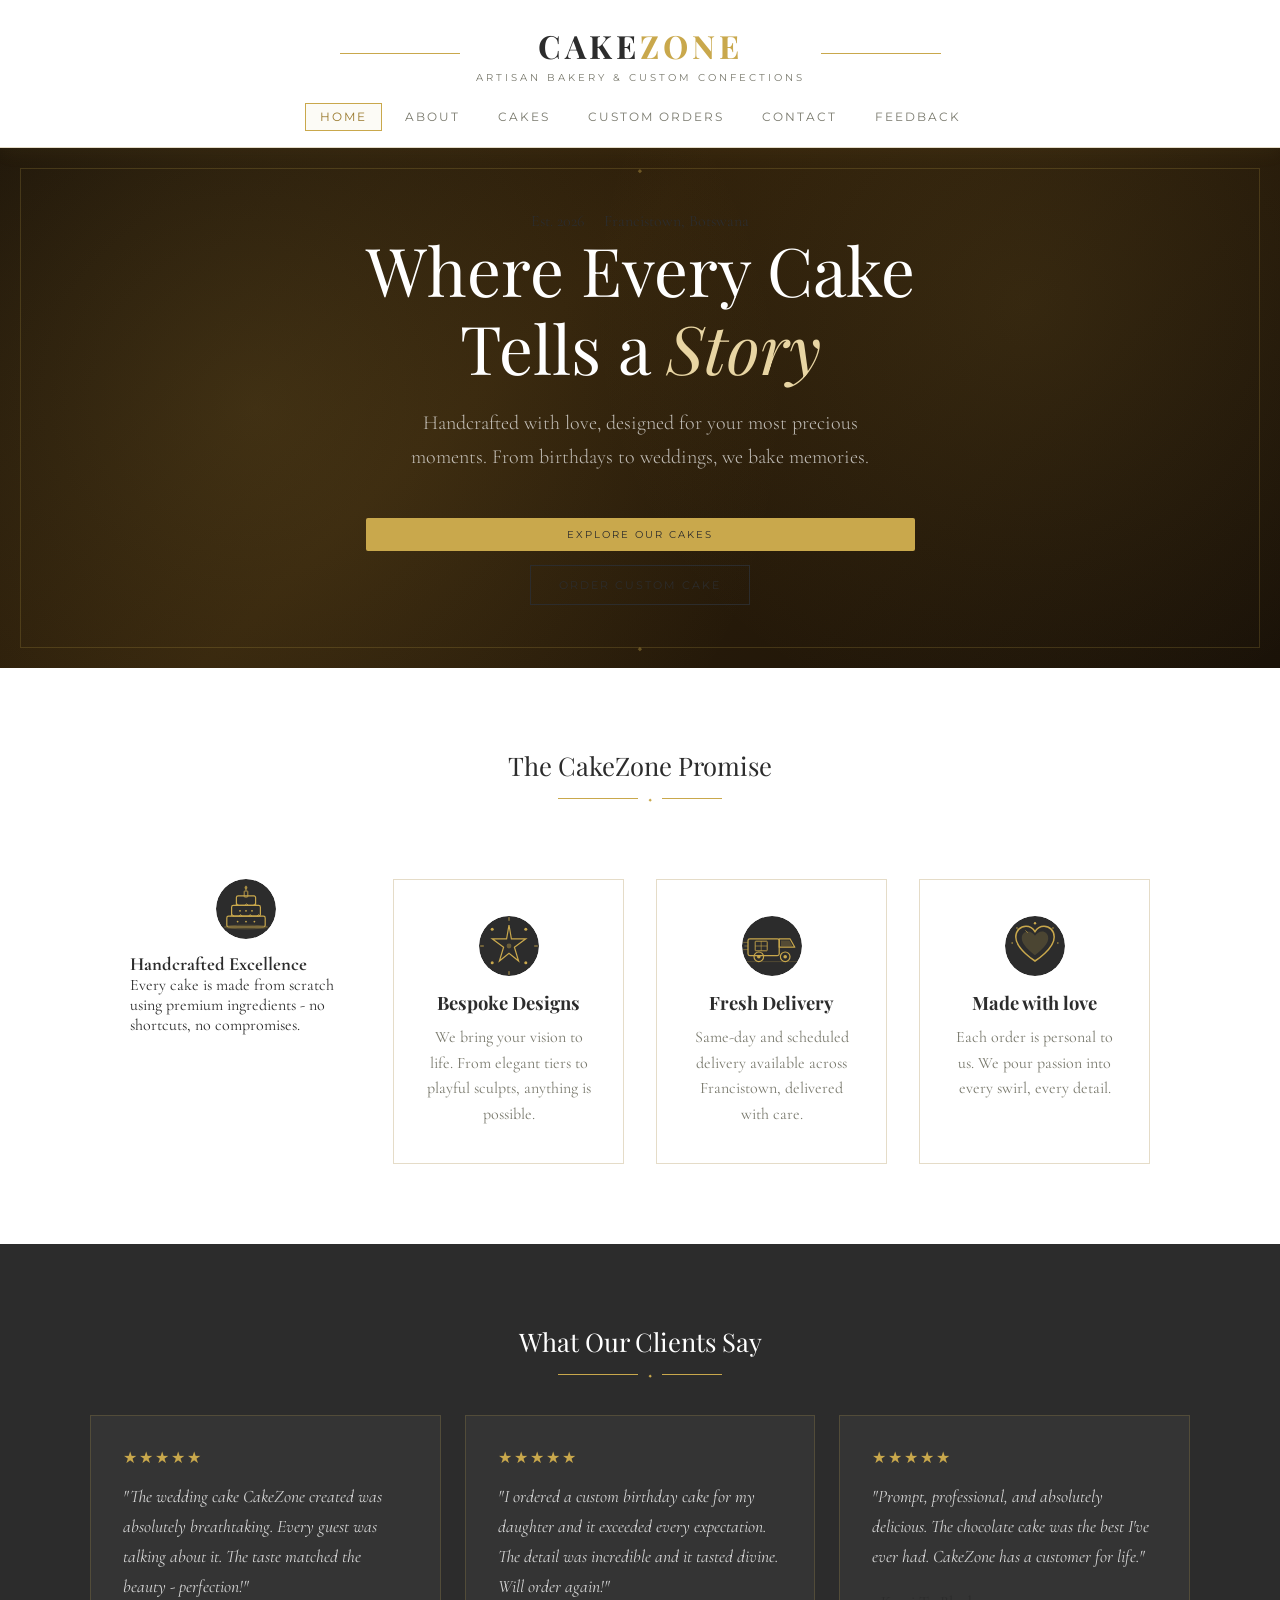
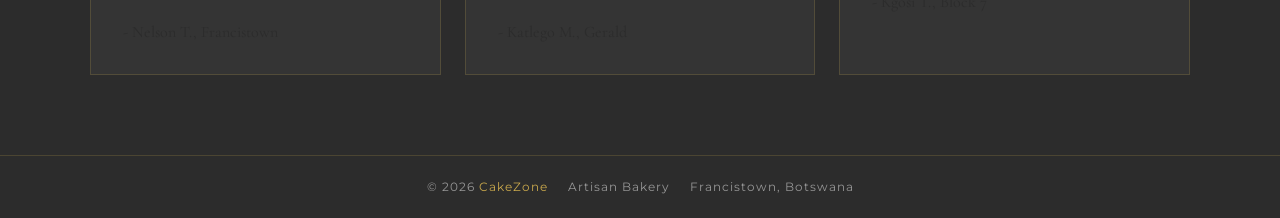
<file: index.html>
<!DOCTYPE html>
<html lang="en">
    <head>
        <meta charset="UTF-8">
        <meta name="viewport" content="width=device-width, initial-scale=1.0">
        <title>Home | CakeZone</title>
        <link rel ="stylesheet" href="style.css">
        <link href="https://fonts.googleapis.com/css2?family=Playfair+Display:ital,wght@0,400;0,600;0,700;1,400&family=Cormorant+Garamond:wght@300;400;500&family=Montserrat:wght@300;400;500&display=swap" rel="stylesheet">
    </head>

    <body>
        <header>
            <div class="header-top">
                <div class="logo-line">
                    <div>
                        <div class="logo">Cake<span>Zone</span></div>
                        <div class="tagline">Artisan Bakery &amp; Custom Confections</div>
                    </div>
                </div>
            </div>
            <nav>
                <a href="index.html" class="active">Home</a>
                <a href="about.html">About</a>
                <a href="cakes.html">Cakes</a>
                <a href="orders.html">Custom Orders</a>
                <a href="contact.html">Contact</a>
                <a href="feedback.html">Feedback</a>
            </nav>
        </header>

        <section class="hero">
            <div class="hero-pattern"></div>
            <div class="hero-deco"></div>
            <div class="hero-content">
              <div clas="hero-eyebrow">Est. 2026 &nbsp; &nbsp; Francistown, Botswana</div>
              <h1>Where Every Cake<br>Tells a <em>Story</em></h1>
              <p>Handcrafted with love, designed for your most precious moments. From birthdays to weddings, we bake memories.</p>
              <div class="hero-btns">
                <a href="cakes.html" class="btn-gold">Explore Our Cakes</a>
                <a href="orders.html" class="btn-outline">Order Custom Cake</a>
              </div>
            </div>
        </section>
    
        <div style="background: var(--white); padding-top: 80px;">
            <div class="section" style="padding-top: 0; padding-bottom: 40px;">
                <h2 class="section-title">The CakeZone Promise</h2>
                <div class="gold-rule"><span>◆</span></div>
            </div>
            <div class="features">
                <div class="feature card">
                    <img src="images/feature-cake.svg" alt="Handcrafted" class="feature-icon-img"/>
                    <h3>Handcrafted Excellence</h3>
                    <p>Every cake is made from scratch using premium ingredients - no shortcuts, no compromises.</p>
                </div>
                <div class="feature-card">
                    <img src="images/feature-bespoke.svg" alt="Bespoke Designs" class="feature-icon-img"/>
                    <h3>Bespoke Designs</h3>
                    <p>We bring your vision to life. From elegant tiers to playful sculpts, anything is possible.</p>
                </div>
                <div class="feature-card">
                    <img src="images/feature-delivery.svg" alt="Delivery" class="feature-icon-img"/>
                    <h3>Fresh Delivery</h3>
                    <p>Same-day and scheduled delivery available across Francistown, delivered with care.</p>
                </div>
                <div class="feature-card">
                    <img src="images/feature-love.svg" alt="Made with Love" class="feature-icon-img"/>
                    <h3>Made with love</h3>
                    <p>Each order is personal to us. We pour passion into every swirl, every detail.</p>
                </div>
            </div>
        </div>

        <div class="testimonials-bg">
            <div class="testimonials-inner">
                <h2 class="section-title">What Our Clients Say</h2>
                <div class="gold-rule"><span>◆</span></div>
                <div class="testimonials-grid">
                    <div class="testimonial-card">
                        <div class="stars">★★★★★</div>
                        <blockquote>"The wedding cake CakeZone created was absolutely breathtaking. Every guest was talking about it. The taste matched the beauty - perfection!"</blockquote>
                        <div class="testimonials-author">- Nelson T., Francistown</div>
                    </div>
                    <div class="testimonial-card">
                        <div class="stars">★★★★★</div>
                        <blockquote>"I ordered a custom birthday cake for my daughter and it exceeded every expectation. The detail was incredible and it tasted divine. Will order again!"</blockquote>
                        <div class="testimonials-author">- Katlego M., Gerald</div>
                    </div>
                    <div class="testimonial-card">
                        <div class="stars">★★★★★</div>
                        <blockquote>"Prompt, professional, and absolutely delicious. The chocolate cake was the best I've ever had. CakeZone has a customer for life."</blockquote>
                        <div class="testimonials-author">- Kgosi T., Block 7</div>
                    </div>
                </div>
            </div>
        </div>
        <footer>
            <p>&copy; 2026 <span>CakeZone</span> &nbsp; &nbsp; Artisan Bakery &nbsp; &nbsp; Francistown, Botswana</p>
        </footer>
        <script src="script.js"></script>
    </body>
</html>
</file>
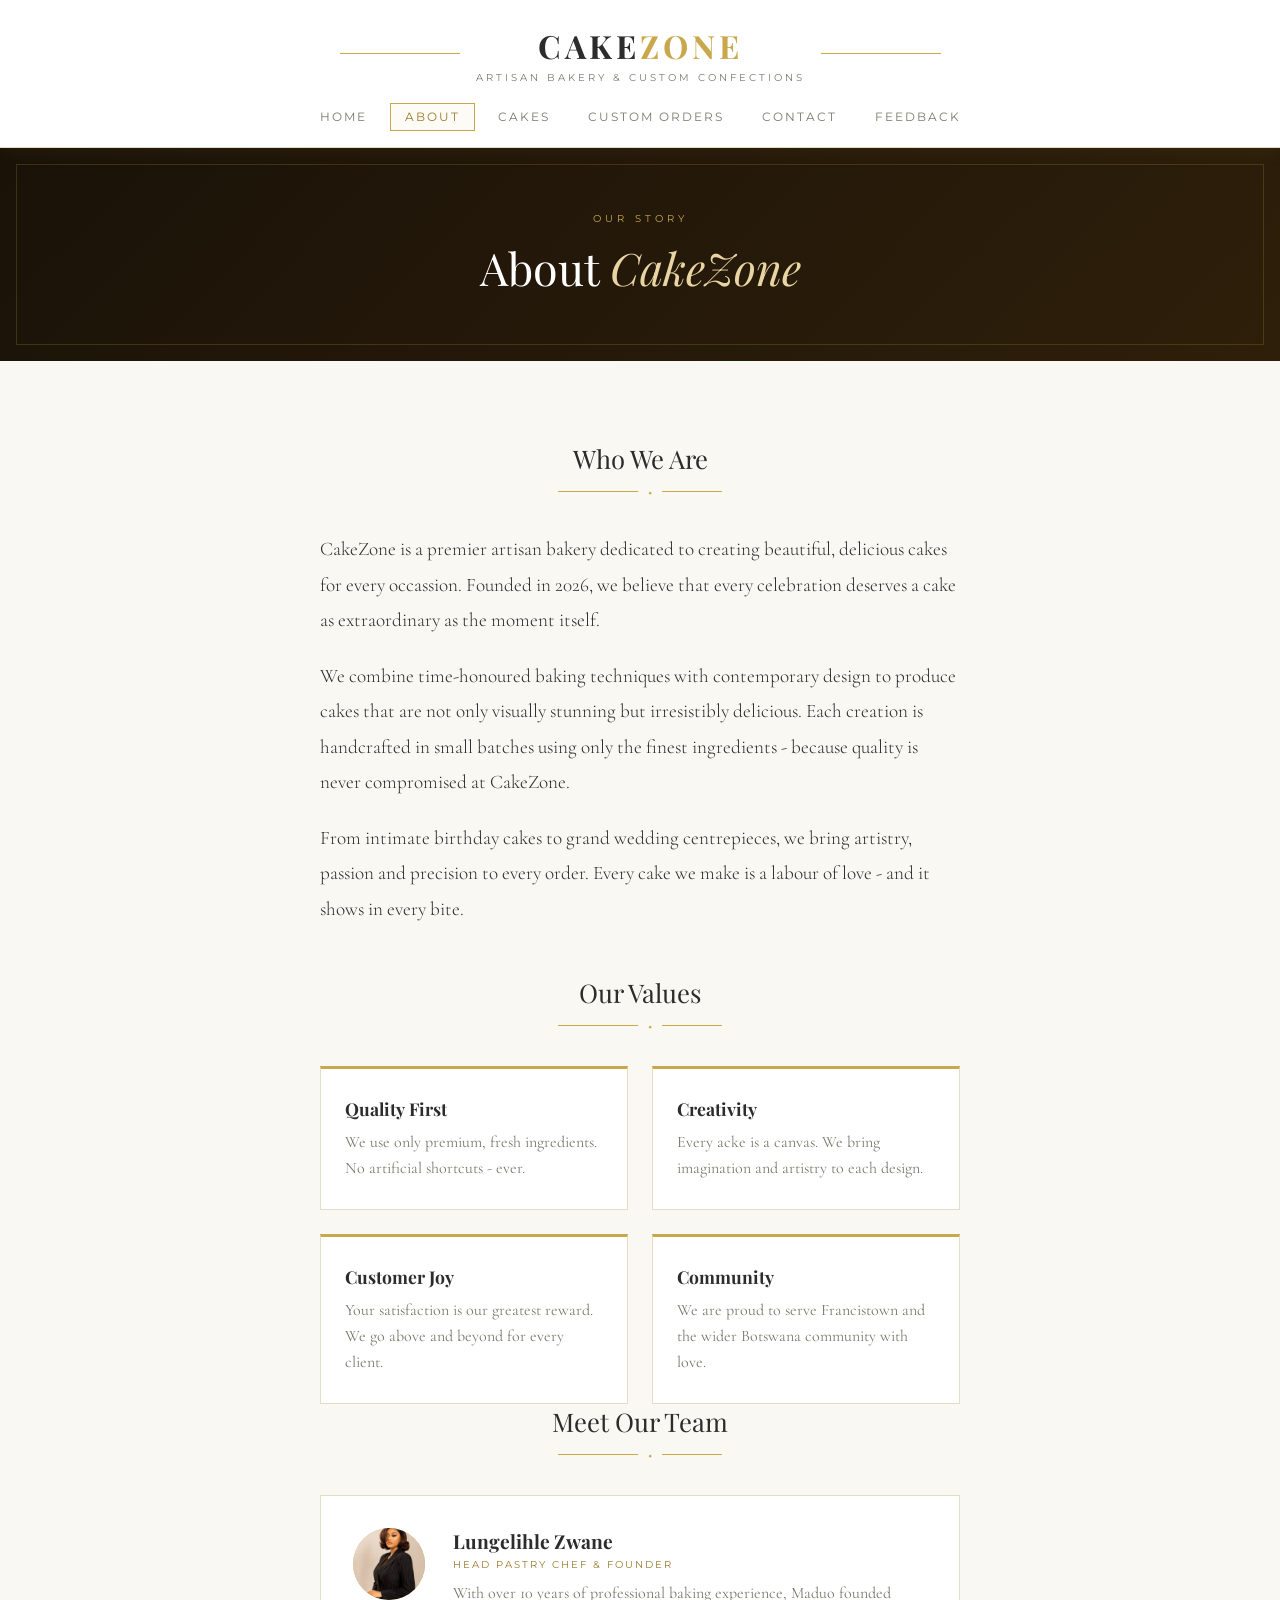
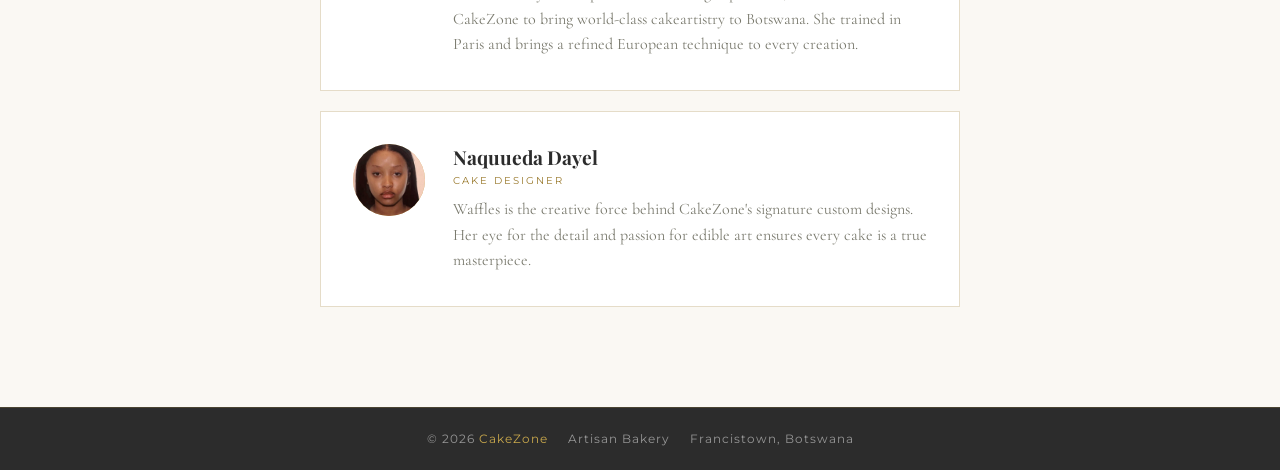
<file: about.html>
<!DOCTYPE html>
<html lang="en">
    <head>
        <meta charset="UTF-8">
        <meta name="viewport" content="width=device-width, initial-scale=1.0">
        <title>About Us | CakeZone</title>
        <link rel ="stylesheet" href="style.css">
        <link rel ="icon" href="images/favicon.jpg" type="image/jpg">
        <link href="https://fonts.googleapis.com/css2?family=Playfair+Display:ital,wght@0,400;0,600;0,700;1,400&family=Cormorant+Garamond:wght@300;400;500&family=Montserrat:wght@300;400;500&display=swap" rel="stylesheet">
    </head>

    <body>
         <header>
            <div class="header-top">
                <div class="logo-line">
                    <div>
                        <div class="logo">Cake<span>Zone</span></div>
                        <div class="tagline">Artisan Bakery &amp; Custom Confections</div>
                    </div>
                </div>
            </div>
            <nav>
                <a href="index.html">Home</a>
                <a href="about.html" class="active">About</a>
                <a href="cakes.html">Cakes</a>
                <a href="orders.html">Custom Orders</a>
                <a href="contact.html">Contact</a>
                <a href="feedback.html">Feedback</a>
            </nav>
        </header>
       
        <div class="page-banner">
            <div class="eyebrow">Our Story</div>
            <h1>About <em>CakeZone</em></h1>
        </div>

        <div class="page-content">
            <h2 class="section-title">Who We Are</h2>
            <div class="gold-rule"><span>◆</span></div>
            <div class="about-body">
                <p>CakeZone is a premier artisan bakery dedicated to creating beautiful, delicious cakes for every occassion. Founded in 2026, we believe that every celebration deserves a cake as extraordinary as the moment itself.</p>
                <p>We combine time-honoured baking techniques with contemporary design to produce cakes that are not only visually stunning but irresistibly delicious. Each creation is handcrafted in small batches using only the finest ingredients - because quality is never compromised at CakeZone.</p>
                <p>From intimate birthday cakes to grand wedding centrepieces, we bring artistry, passion and precision to every order. Every cake we make is a labour of love - and it shows in every bite.</p>
            </div>

            <h2 class="section-title">Our Values</h2>
            <div class="gold-rule"><span>◆</span></div>
            <div class="values-grid">
                <div class="value-card">
                    <h3>Quality First</h3>
                    <p>We use only premium, fresh ingredients. No artificial shortcuts - ever.</p>
                </div>
                <div class="value-card">
                    <h3>Creativity</h3>
                    <p>Every acke is a canvas. We bring imagination and artistry to each design.</p>
                </div>
                <div class="value-card">
                    <h3>Customer Joy</h3>
                    <p>Your satisfaction is our greatest reward. We go above and beyond for every client.</p>
                </div>
                <div class="value-card">
                    <h3>Community</h3>
                    <p>We are proud to serve Francistown and the wider Botswana community with love.</p>
                </div>
            </div>

            <div class="team-selection">
                <h2 class="section-title">Meet Our Team</h2>
                <div class="gold-rule"><span>◆</span></div>
                <div class="team-member">
                    <div class="avatar"><img src="images/Que.jfif" alt="Lungelihle Zwane" class="avatar-img"/></div>
                    <div class="team-info">
                        <h4>Lungelihle Zwane</h4>
                        <div class="role">Head Pastry Chef &amp; Founder</div>
                        <p>With over 10 years of professional baking experience, Maduo founded CakeZone to bring world-class cakeartistry to Botswana. She trained in Paris and brings a refined European technique to every creation.</p>
                    </div>
                </div>
                <div class="team-member">
                    <div class="avatar"><img src="images/UncleWafflesza.jfif" alt="Naquueda Dayel" class="avatar-img"/></div>
                    <div class="team-info">
                        <h4>Naquueda Dayel</h4>
                        <div class="role">Cake Designer</div>
                        <p>Waffles is the creative force behind CakeZone's signature custom designs. Her eye for the detail and passion for edible art ensures every cake is a true masterpiece.</p>
                    </div>
                </div>
            </div>
        </div>

        <footer>
            <p>&copy; 2026 <span>CakeZone</span> &nbsp; &nbsp; Artisan Bakery &nbsp; &nbsp; Francistown, Botswana</p>
        </footer>
        <script src="script.js"></script>
    </body>
</html>
</file>
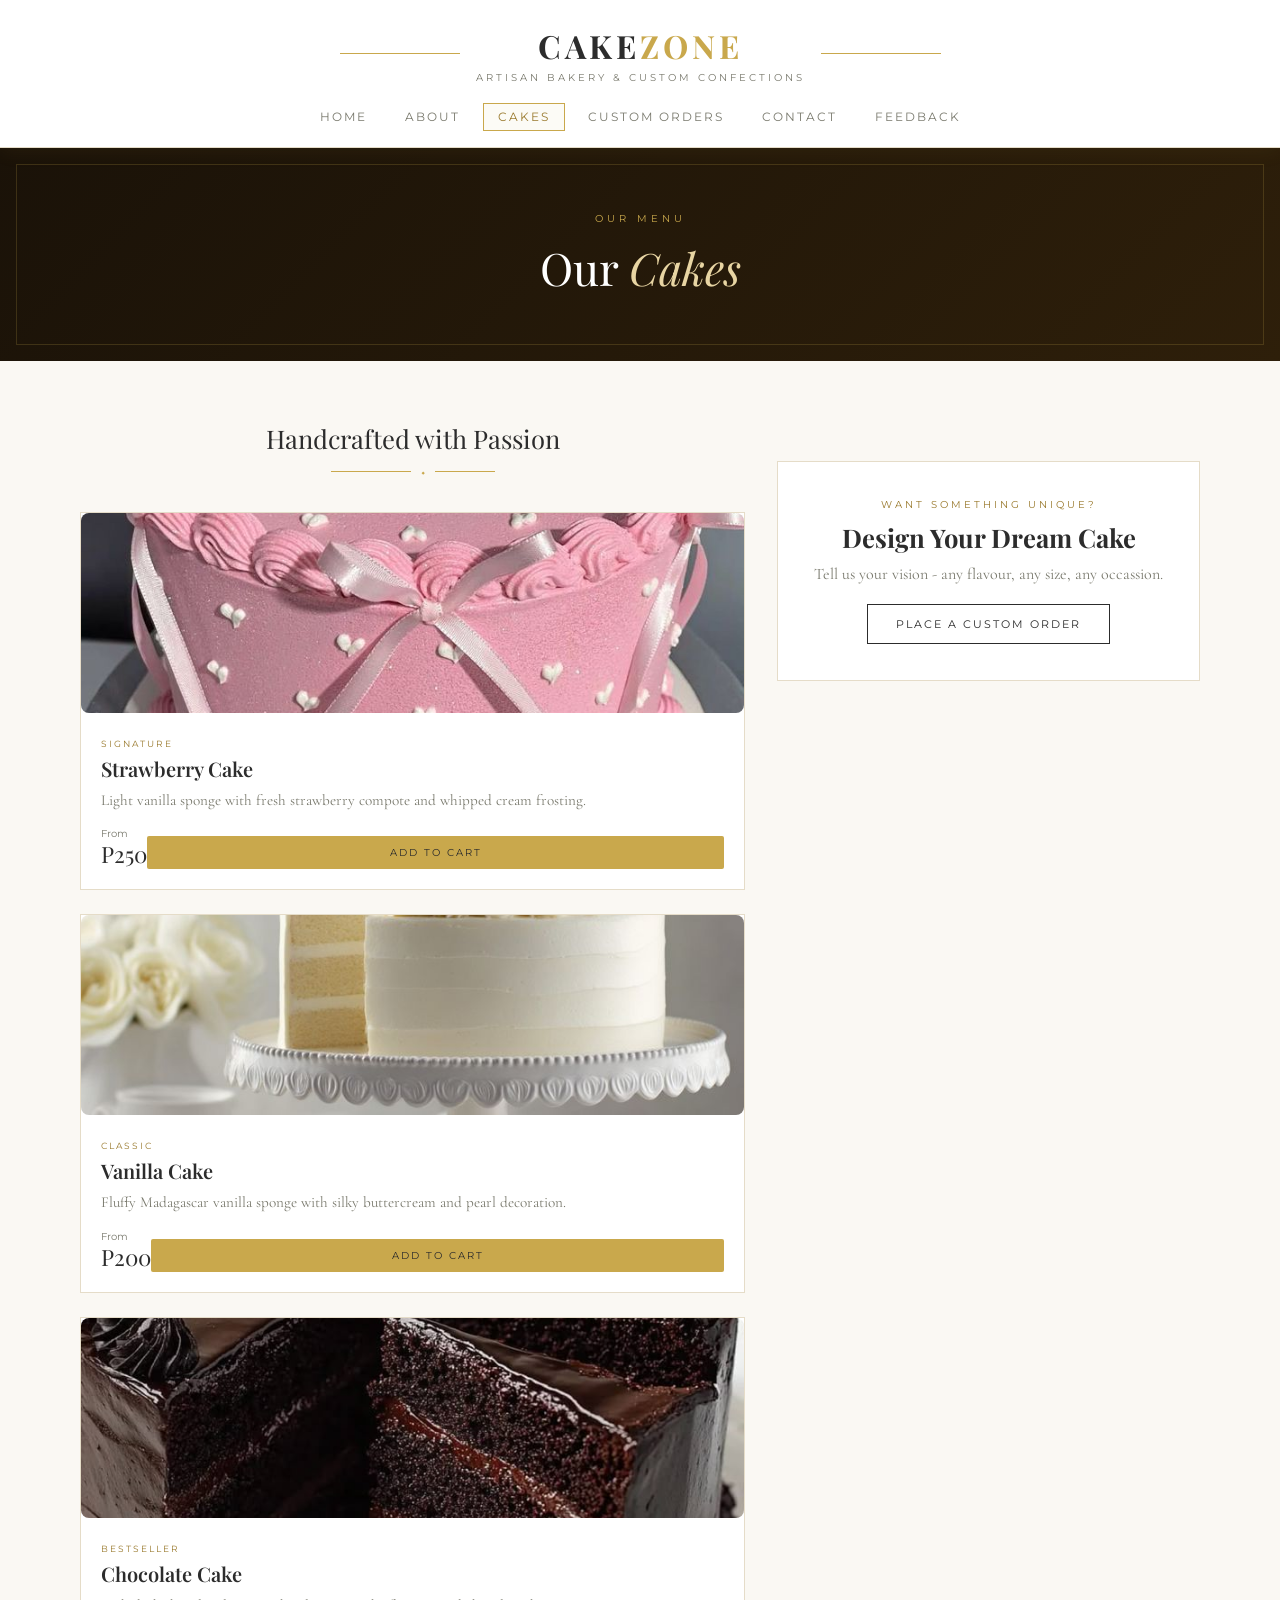
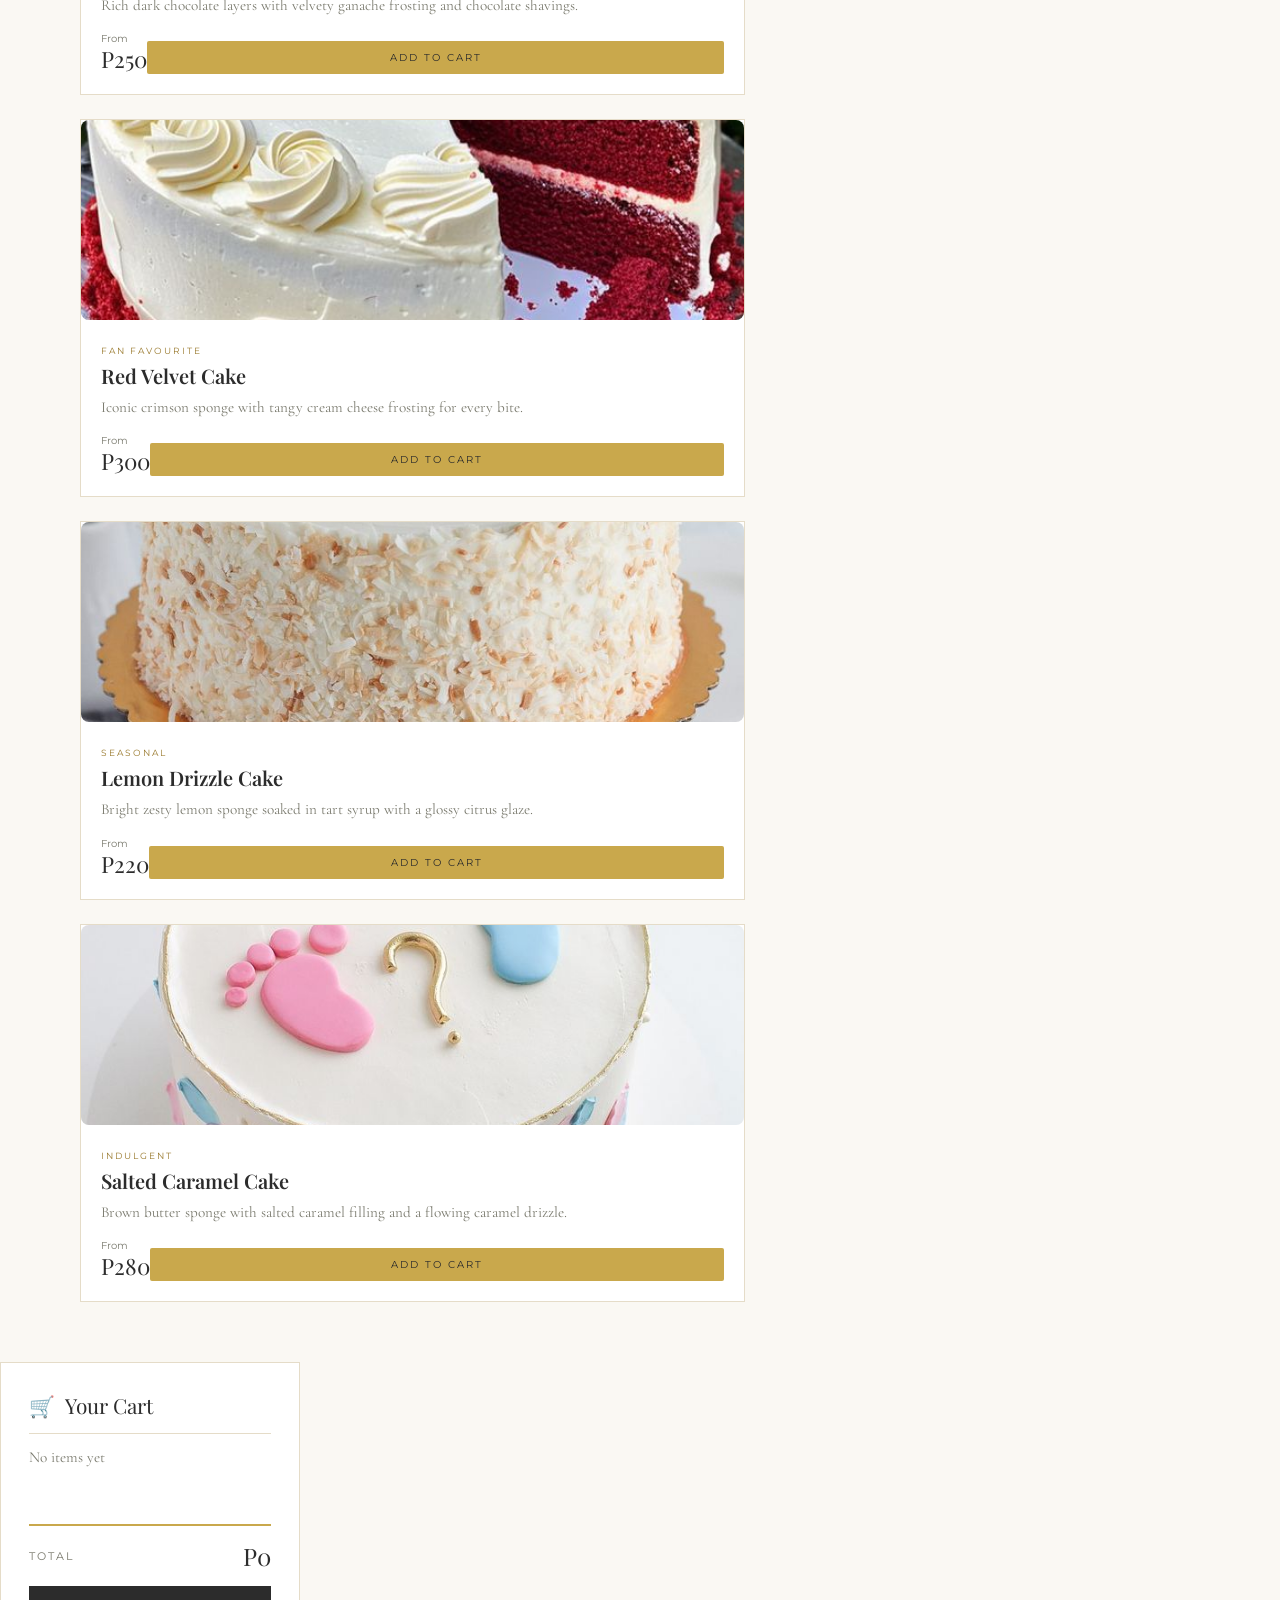
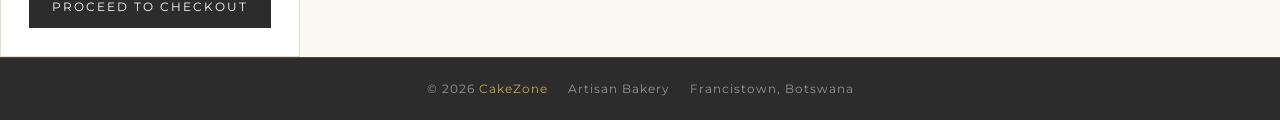
<file: cakes.html>
<!DOCTYPE html>
<html lang="en">
    <head>
        <meta charset="UTF-8">
        <meta name="viewport" content="width=device-width, initial-scale=1.0">
        <title>Cakes | CakeZone</title>
        <link rel ="stylesheet" href="style.css">
        <link href="https://fonts.googleapis.com/css2?family=Playfair+Display:ital,wght@0,400;0,600;0,700;1,400&family=Cormorant+Garamond:wght@300;400;500&family=Montserrat:wght@300;400;500&display=swap" rel="stylesheet">
    </head>

    <body>
        <header>
           <div class="header-top">
            <div class="logo-line">
                <div>
                    <div class="logo">Cake<span>Zone</span></div>
                    <div class="tagline">Artisan Bakery &amp; Custom Confections</div>
                </div>
            </div>
           </div>
            <nav>
                <a href="index.html">Home</a>
                <a href="about.html">About</a>
                <a href="cakes.html" class="active">Cakes</a>
                <a href="orders.html">Custom Orders</a>
                <a href="contact.html">Contact</a>
                <a href="feedback.html">Feedback</a>
            </nav>
        </header>

        <div class="page-banner">
            <div class="eyebrow">Our Menu</div>
            <h1>Our <em>Cakes</em></h1>
        </div>

        <div class="shop-layout">

            <div class="cakes-section">
                <h2 class="section-title">Handcrafted with Passion</h2>
                <div class="gold-rule"><span>◆</span></div>

        <div class="cakes-grid">

       <div class="cake-card">
        <img class="cake-img" 
             src="images/strawberry.jpg" 
             alt="Strawberry Cake"
             width="300" 
             height="220"
             loading="lazy">
        <div class="cake-body">
            <div class="cake-badge">Signature</div>
            <div class="cake-name">Strawberry Cake</div>
            <div class="cake-desc">Light vanilla sponge with fresh strawberry compote and whipped cream frosting.</div>
            <div class="cake-footer">
                <div class="cake-price"><small>From</small> P250</div>
                <button class="btn-gold" onclick="addToCart('Strawberry Cake', 250)">Add to Cart</button>
            </div>
        </div>
    </div>

    <div class="cake-card">
        <img class="cake-img" 
             src="images/vanilla.jpg" 
             alt="Vanilla Cake"
             width="300" 
             height="220"
             loading="lazy">
        <div class="cake-body">
            <div class="cake-badge">Classic</div>
            <div class="cake-name">Vanilla Cake</div>
            <div class="cake-desc">Fluffy Madagascar vanilla sponge with silky buttercream and pearl decoration.</div>
            <div class="cake-footer">
                <div class="cake-price"><small>From</small> P200</div>
                <button class="btn-gold" onclick="addToCart('Vanilla Cake', 200)">Add to Cart</button>
            </div>
        </div>
    </div>

    <div class="cake-card">
        <img class="cake-img" 
             src="images/chocolate.jpg" 
             alt="Chocolate Cake"
             width="300" 
             height="220"
             loading="lazy">
        <div class="cake-body">
            <div class="cake-badge">Bestseller</div>
            <div class="cake-name">Chocolate Cake</div>
            <div class="cake-desc">Rich dark chocolate layers with velvety ganache frosting and chocolate shavings.</div>
            <div class="cake-footer">
                <div class="cake-price"><small>From</small> P250</div>
                <button class="btn-gold" onclick="addToCart('Chocolate Cake', 250)">Add to Cart</button>
            </div>
        </div>
    </div>

    <div class="cake-card">
        <img class="cake-img" 
             src="images/redvelvet.jpg" 
             alt="Red Velvet Cake"
             width="300" 
             height="220"
             loading="lazy">
        <div class="cake-body">
            <div class="cake-badge">Fan Favourite</div>
            <div class="cake-name">Red Velvet Cake</div>
            <div class="cake-desc">Iconic crimson sponge with tangy cream cheese frosting for every bite.</div>
            <div class="cake-footer">
                <div class="cake-price"><small>From</small> P300</div>
                <button class="btn-gold" onclick="addToCart('Red Velvet Cake', 300)">Add to Cart</button>
            </div>
        </div>
    </div>

    <div class="cake-card">
        <img class="cake-img" 
             src="images/coconutpineapple.jpg" 
             alt="Lemon Drizzle Cake"
             width="300" 
             height="220"
             loading="lazy">
        <div class="cake-body">
            <div class="cake-badge">Seasonal</div>
            <div class="cake-name">Lemon Drizzle Cake</div>
            <div class="cake-desc">Bright zesty lemon sponge soaked in tart syrup with a glossy citrus glaze.</div>
            <div class="cake-footer">
                <div class="cake-price"><small>From</small> P220</div>
                <button class="btn-gold" onclick="addToCart('Lemon Drizzle Cake', 220)">Add to Cart</button>
            </div>
        </div>
    </div>

    <div class="cake-card">
        <img class="cake-img" 
             src="images/caramel.jpg" 
             alt="Salted Caramel Cake"
             width="300" 
             height="220"
             loading="lazy">
        <div class="cake-body">
            <div class="cake-badge">Indulgent</div>
            <div class="cake-name">Salted Caramel Cake</div>
            <div class="cake-desc">Brown butter sponge with salted caramel filling and a flowing caramel drizzle.</div>
            <div class="cake-footer">
                <div class="cake-price"><small>From</small> P280</div>
                <button class="btn-gold" onclick="addToCart('Salted Caramel Cake', 280)">Add to Cart</button>
            </div>
        </div>
    </div>

</div>
                </div>

                <div class="cta-box">
                    <div class="cta-eyebrow">Want Something Unique?</div>
                    <h3>Design Your Dream Cake</h3>
                    <p>Tell us your vision - any flavour, any size, any occassion.</p>
                    <a href="orders.html" class="btn-outline">Place a Custom Order</a>
                </div>
            </div>

            <div class="cart-box">
                <div class="cart-title">
                    <span class="cart-icon">🛒</span> Your Cart
                </div>
                <div class="cart-divider"></div>
                <div id="cart-items">No items yet</div>
                <div class="cart-total-row">
                    <span class="cart-total-label">Total</span>
                    <span id="cart-total">P0</span>
                </div>
                <button class="btn-checkout" onclick="checkout()">Proceed to Checkout</button>
            </div>

        </div>

        <div class="modal" id="receipt-modal">
            <div class="modal-content">
                <div class="modal-header">
                    <h2>🧾Your Receipt</h2>
                    <button class="close" onclick="closeReceipt()">❌</button>
                </div>
                <div class="receipt-label">Order Summary</div>
                <div id="receipt-details"></div>
                <div class="receipt-total-row">
                    <span class="receipt-total-label">Total Paid</span>
                    <span id="receipt-total">P0</span>
                </div>
                <button class="btn-close-modal" onclick="closeReceipt()">Close Receipt</button>
            </div>
        </div>

        <footer>
            <p>&copy; 2026 <span>CakeZone</span> &nbsp; &nbsp; Artisan Bakery &nbsp; &nbsp; Francistown, Botswana</p>
        </footer>
        <script src="script.js"></script>
    </body>
</html>
</file>
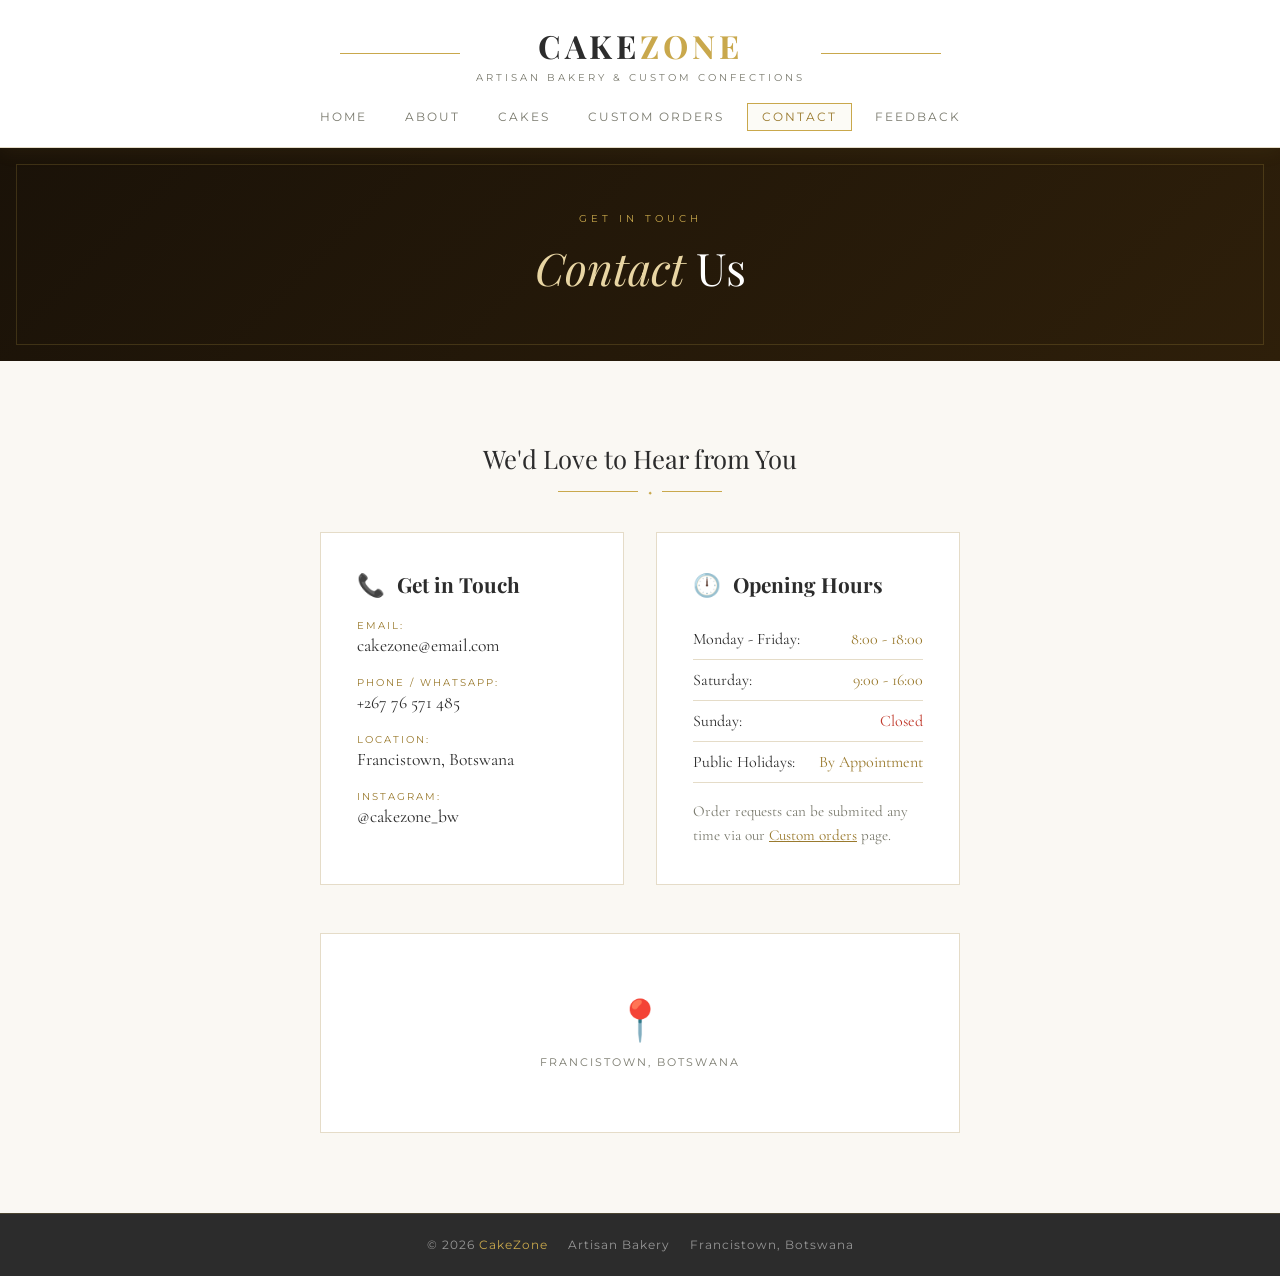
<file: contact.html>
<!DOCTYPE html>
<html lang="en">
    <head>
        <meta charset="UTF-8">
        <meta name="viewport" content="width=device-width, initial-scale=1.0">
        <title>Contact | CakeZone</title>
        <link rel ="stylesheet" href="style.css">
        <link rel ="icon" href="images/favicon.jpg" type="image/jpg">
         <link href="https://fonts.googleapis.com/css2?family=Playfair+Display:ital,wght@0,400;0,600;0,700;1,400&family=Cormorant+Garamond:wght@300;400;500&family=Montserrat:wght@300;400;500&display=swap" rel="stylesheet">
    </head>

    <body>
         <header>
           <div class="header-top">
            <div class="logo-line">
                <div>
                    <div class="logo">Cake<span>Zone</span></div>
                    <div class="tagline">Artisan Bakery &amp; Custom Confections</div>
                </div>
            </div>
           </div>
            <nav>
                <a href="index.html">Home</a>
                <a href="about.html">About</a>
                <a href="cakes.html">Cakes</a>
                <a href="orders.html">Custom Orders</a>
                <a href="contact.html" class="active">Contact</a>
                <a href="feedback.html">Feedback</a>
            </nav>
        </header>
        
        <div class="page-banner">
            <div class="eyebrow">Get in Touch</div>
            <h1><em>Contact</em> Us</h1>
        </div>

        <div class="page-content">
            <h2 class="section-title">We'd Love to Hear from You</h2>
            <div class="gold-rule"><span>◆</span></div>

            <div class="contact-grid">
                <div class="contact-card">
                    <h3><span class="icon">📞</span> Get in Touch</h3>
                    <div class="contact-item">
                        <span class="label">Email:</span>
                        <a href="mailto:cakezone@email.com">cakezone@email.com</a>
                    </div>
                    <div class="contact-item">
                        <span class="label">Phone / WhatsApp:</span>
                        <a href="tel:+26776571485">+267 76 571 485</a>
                    </div>
                    <div class="contact-item">
                        <span class="label">Location:</span>
                        <span>Francistown, Botswana</span>
                    </div>
                    <div class="contact-item">
                        <span class="label">Instagram:</span>
                        <a href="#">@cakezone_bw</a>
                    </div>
                </div>

                <div class="contact-card">
                    <h3><span class="icon">🕛</span> Opening Hours</h3>
                    <div class="hours-row"><span class="day">Monday - Friday:</span><span class="time">8:00 - 18:00</span></div>
                    <div class="hours-row"><span class="day">Saturday:</span><span class="time">9:00 - 16:00</span></div>
                    <div class="hours-row"><span class="day">Sunday:</span><span class="time closed">Closed</span></div>
                    <div class="hours-row"><span class="day">Public Holidays:</span><span class="time">By Appointment</span></div>
                    <p style="margin-top: 16px; font-size: 0.95rem; color: var(--muted); line-height:1.6;">Order requests can be submited any time via our <a href="orders.html" style="color: var(--gold-dark);">Custom orders</a> page.</p>
                </div>
            </div>

            <div class="map-placeholder">
                <div class="map-icon">📍</div>
                <p>Francistown, Botswana</p>
            </div>
        </div>

        <footer>
            <p>&copy; 2026 <span>CakeZone</span> &nbsp; &nbsp; Artisan Bakery &nbsp; &nbsp; Francistown, Botswana</p>
        </footer>
        <script src="script.js"></script>
    </body>
</html>
</file>
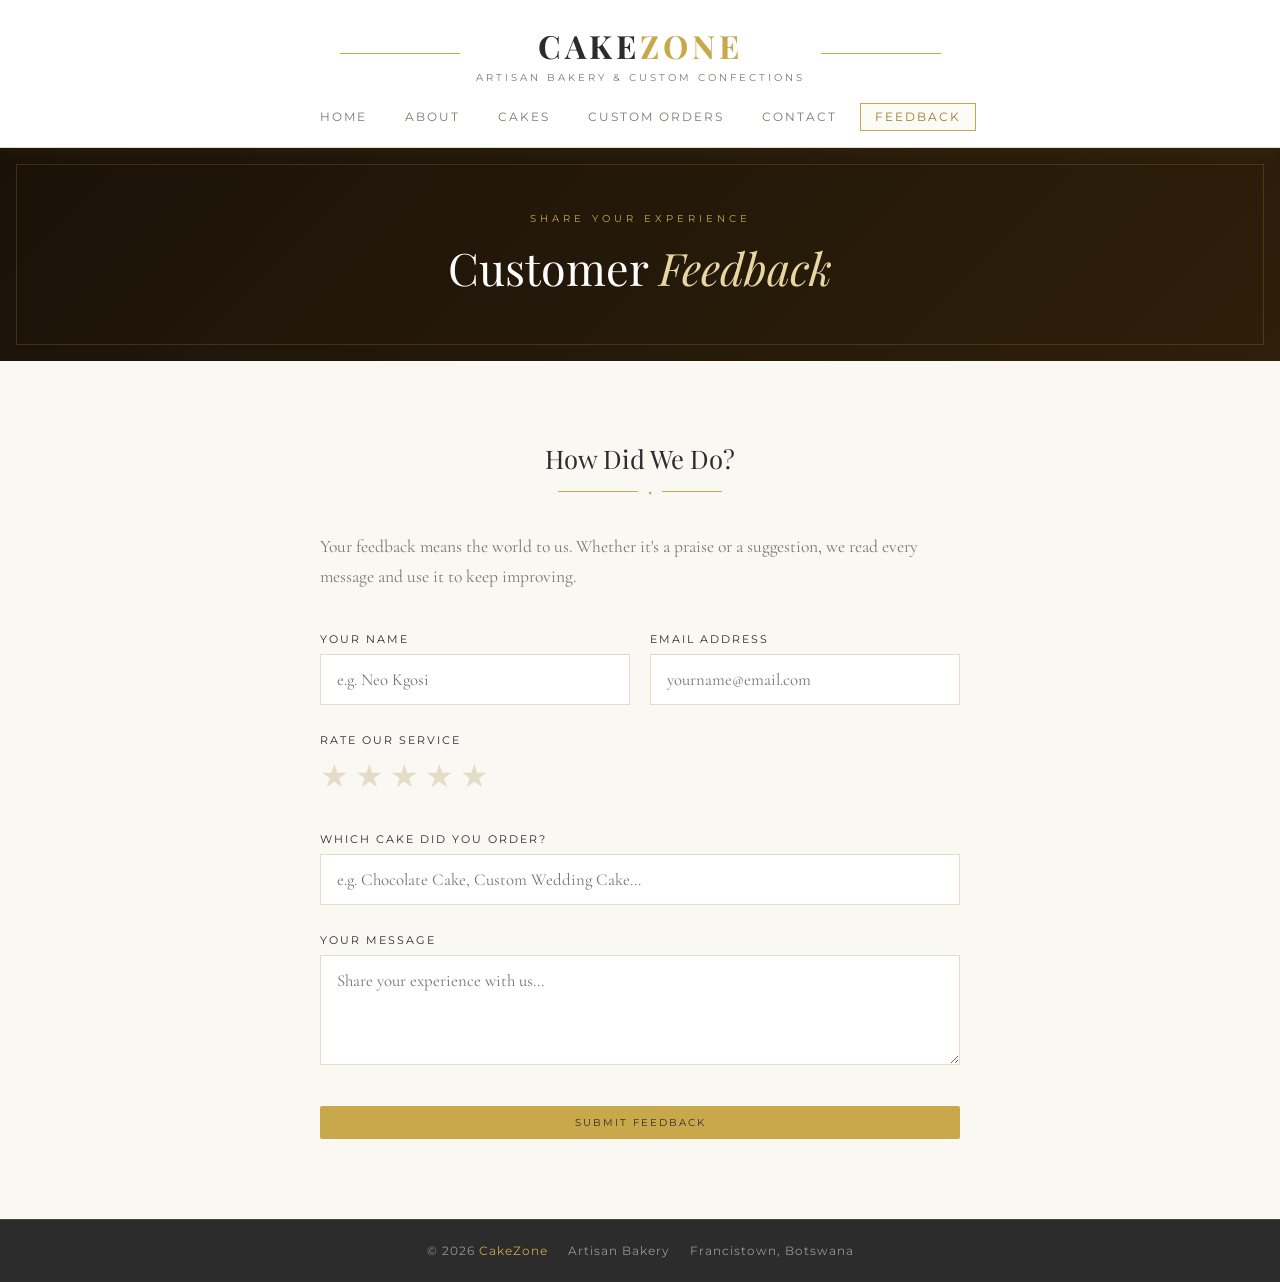
<file: feedback.html>
<!DOCTYPE html>
<html lang="en">
    <head>
        <meta charset="UTF-8">
        <meta name="viewport" content="width=device-width, initial-scale=1.0">
        <title>Feedback | CakeZone</title>
        <link rel ="stylesheet" href="style.css">
        <link rel ="icon" href="images/favicon.jpg" type="image/jpg">
        <link href="https://fonts.googleapis.com/css2?family=Playfair+Display:ital,wght@0,400;0,600;0,700;1,400&family=Cormorant+Garamond:wght@300;400;500&family=Montserrat:wght@300;400;500&display=swap" rel="stylesheet">
    </head>

    <body>
        <header>
            <div class="header-top">
                <div class="logo-line">
                    <div>
                        <div class="logo">Cake<span>Zone</span></div>
                        <div class="tagline">Artisan Bakery &amp; Custom Confections</div>
                    </div>
                </div>
            </div>
            <nav>
                <a href="index.html">Home</a>
                <a href="about.html">About</a>
                <a href="cakes.html">Cakes</a>
                <a href="orders.html">Custom Orders</a>
                <a href="contact.html">Contact</a>
                <a href="feedback.html" class="active">Feedback</a>
            </nav>
        </header>

        <div class="page-banner">
            <div class="eyebrow">Share Your Experience</div>
            <h1>Customer <em>Feedback</em></h1>
        </div>

        <div class="page-content">
            <h2 class="section-title">How Did We Do?</h2>
            <div class="gold-rule"><span>◆</span></div>
            <p class="form-intro">Your feedback means the world to us. Whether it's a praise or a suggestion, we read every message and use it to keep improving.</p>

            <div>
                <div class="form-row">
                    <div class="form-group">
                        <label for="name">Your name</label>
                        <input type="text" id="name" placeholder="e.g. Neo Kgosi"/>
                    </div>
                    <div class="form-group">
                        <label for="email">Email Address</label>
                        <input type="email" id="email" placeholder="yourname@email.com"/>
                    </div>
                </div>

                <div class="form-group">
                    <span class="rating-label">Rate Our Service</span>
                    <div class="star-rating">
                        <input type="radio" id="s5" name="rating" value="5"/><label for="s5" title="5 stars">★</label>
                        <input type="radio" id="s4" name="rating" value="4"/><label for="s4" title="4 stars">★</label>
                        <input type="radio" id="s3" name="rating" value="3"/><label for="s3" title="3 stars">★</label>
                        <input type="radio" id="s2" name="rating" value="2"/><label for="s2" title="2 stars">★</label>
                        <input type="radio" id="s1" name="rating" value="1"/><label for="s1" title="1 stars">★</label>
                    </div>
                </div>

                <div class="form-group">
                    <label for="cake">Which Cake Did You Order?</label>
                    <input type="text" id="cake" placeholder="e.g. Chocolate Cake, Custom Wedding Cake..."/>
                </div>

                <div class="form-group">
                    <label for="message">Your Message</label>
                    <textarea id="message" placeholder="Share your experience with us..."></textarea>
                </div>
               
                <button class="btn-gold" onclick="submitFeedback()">Submit Feedback</button>
                <div class="success-msg" id="success">
                    Thank you so much for your feedback! We truly appreciate you taking the time to share your experience.❤️
                </div>
            </div>
        </div>

         <footer>
            <p>&copy; 2026 <span>CakeZone</span> &nbsp; &nbsp; Artisan Bakery &nbsp; &nbsp; Francistown, Botswana</p>
        </footer>
        <script src="script.js"></script>
    </body>
</html>
</file>
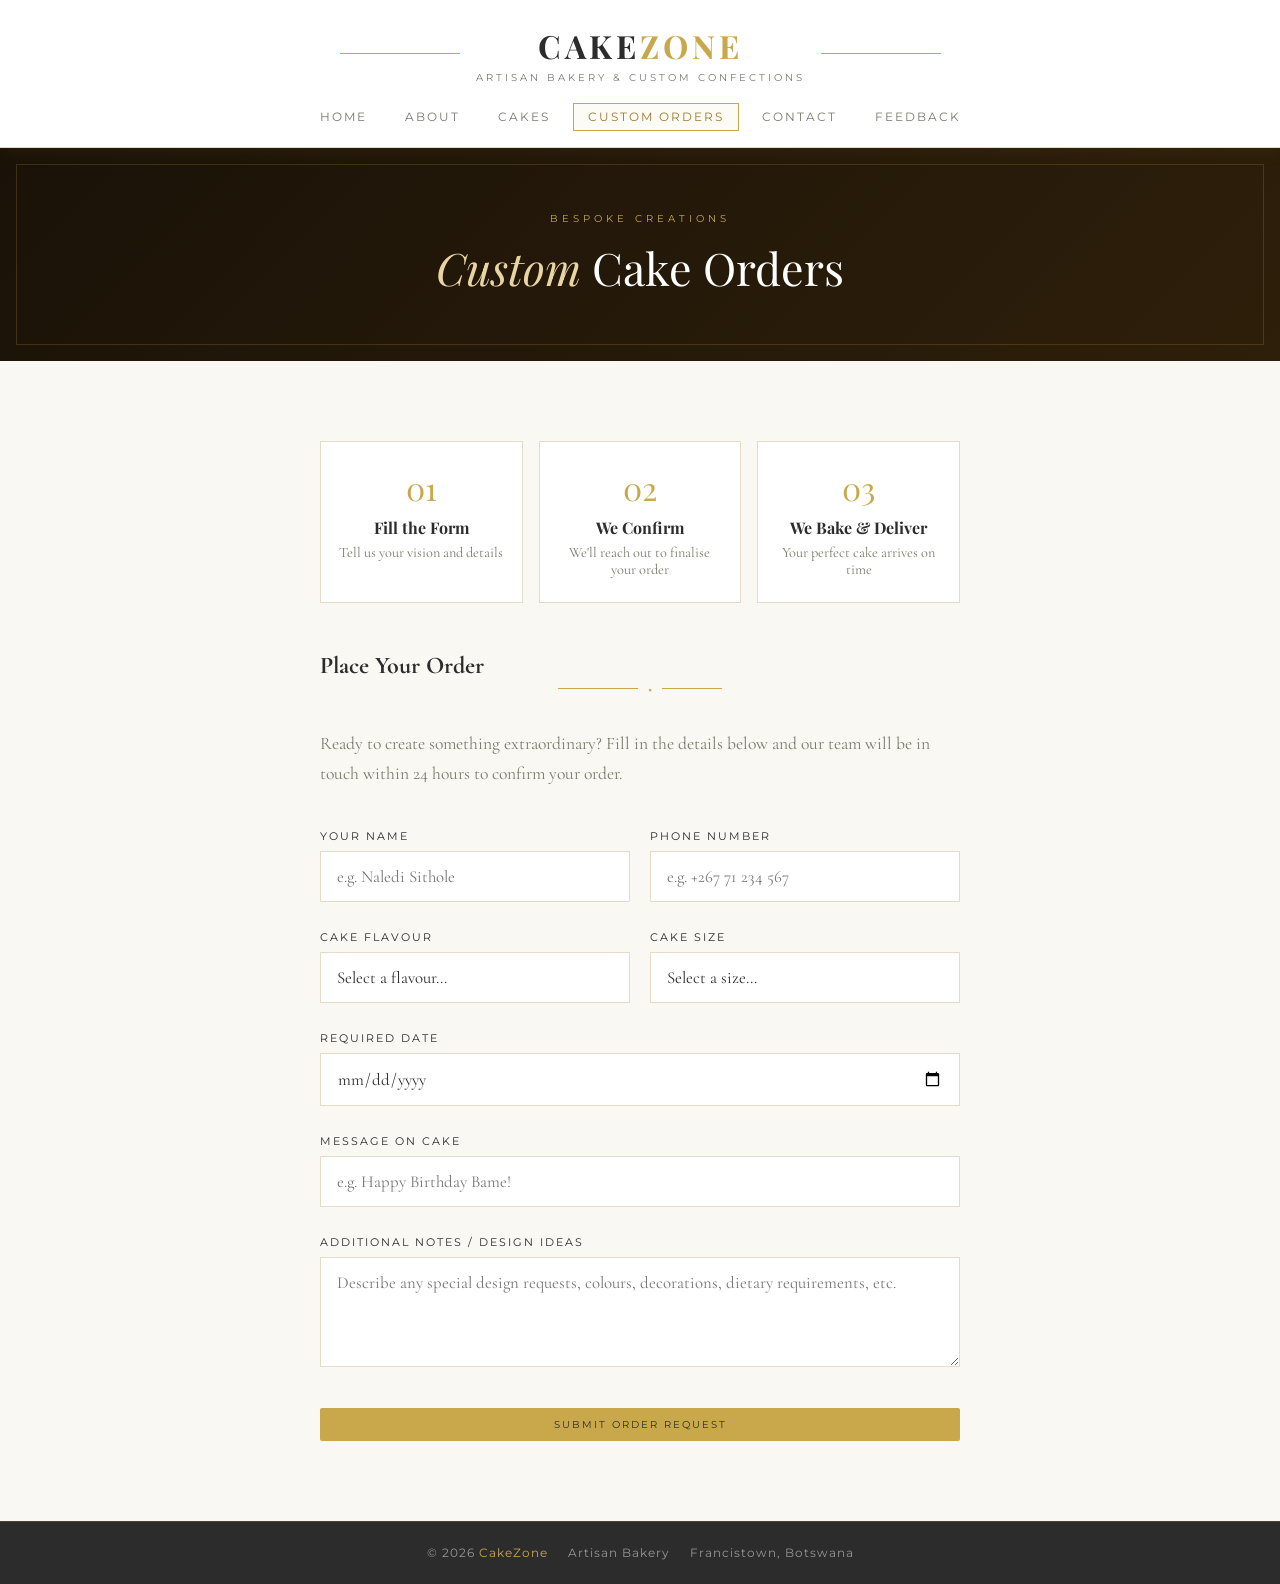
<file: orders.html>
<!DOCTYPE html>
<html lang="en">
    <head>
        <meta charset="UTF-8">
        <meta name="viewport" content="width=device-width, initial-scale=1.0">
        <title>Custom Orders | CakeZone</title>
        <link rel ="stylesheet" href="style.css">
        <link href="https://fonts.googleapis.com/css2?family=Playfair+Display:ital,wght@0,400;0,600;0,700;1,400&family=Cormorant+Garamond:wght@300;400;500&family=Montserrat:wght@300;400;500&display=swap" rel="stylesheet">
    </head>

    <body>
         <header>
            <div class="header-top">
                <div class="logo-line">
                    <div>
                        <div class="logo">Cake<span>Zone</span></div>
                        <div class="tagline">Artisan Bakery &amp; Custom Confections</div>
                    </div>
                </div>
            </div>
            <nav>
                <a href="index.html">Home</a>
                <a href="about.html">About</a>
                <a href="cakes.html">Cakes</a>
                <a href="orders.html" class="active">Custom Orders</a>
                <a href="contact.html">Contact</a>
                <a href="feedback.html">Feedback</a>
            </nav>
        </header>

        <div class="page-banner">
            <div class="eyebrow">Bespoke Creations</div>
            <h1><em>Custom</em> Cake Orders</h1>
        </div>

        <div class="page-content">
            <div class="process-steps">
                <div class="step">
                    <div class="step-num">01</div>
                    <h4>Fill the Form</h4>
                    <p>Tell us your vision and details</p>
                </div>
                <div class="step">
                    <div class="step-num">02</div>
                    <h4>We Confirm</h4>
                    <p>We'll reach out to finalise your order</p>
                </div>
                <div class="step">
                    <div class="step-num">03</div>
                    <h4>We Bake &amp; Deliver</h4>
                    <p>Your perfect cake arrives on time</p>
                </div>
            </div>

            <h2 class="secton-title">Place Your Order</h2>
            <div class="gold-rule"><span>◆</span></div>
            <p class="form-intro">Ready to create something extraordinary? Fill in the details below and our team will be in touch within 24 hours to confirm your order.</p>

            <div>
                <div class="form-row">
                    <div class="form-group">
                        <label for="name">Your Name</label>
                        <input type="text" id="name" placeholder="e.g. Naledi Sithole" />
                    </div>
                    <div class="form-group">
                        <label for="phone">Phone Number</label>
                        <input type="tel" id="phone" placeholder="e.g. +267 71 234 567" />
                    </div>
                </div>

                <div class="form-row">
                    <div class="form-group">
                        <label for="flavour">Cake Flavour</label>
                        <select id="flavour">
                            <option value="">Select a flavour...</option>
                            <option>Strawberry</option>
                            <option>Vanilla</option>
                            <option>Chocolate</option>
                            <option>Red Velevet</option>
                            <option>Lemon Drizzle</option>
                            <option>Salted Caramel</option>
                            <option>Other (specify in notes)</option>
                        </select>
                    </div>
                    <div class="form-group">
                        <label for="size">Cake Size</label>
                        <select id="size">
                            <option value="">Select a size...</option>
                            <option>Small (6" - serves 8)</option>
                            <option>Medium (8" - serves 16)</option>
                            <option>Large (10" - serves 25)</option>
                            <option>Extra Large (12" - serves 35+)</option>
                            <option>Tiered (Custom)</option>
                        </select>
                    </div>
                </div>

                <div class="form-group">
                    <label for="date">Required Date</label>
                    <input type="date" id="date" />
                </div>

                <div class="form-group">
                    <label for="message">Message on Cake</label>
                    <input type="text" id="message" placeholder="e.g. Happy Birthday Bame!" />
                </div>

                <div class="form-group">
                    <label for="notes">Additional Notes / Design Ideas</label>
                    <textarea id="notes" placeholder="Describe any special design requests, colours, decorations, dietary requirements, etc."></textarea>
                </div>

                <button class="btn-gold" onclick="submitOrder()">Submit Order Request</button>
                <div class="success-msg" id="success">
                    Thank you! Your order request as been received. We'll contact you within 24 hours to confirm the details.
                </div>
            </div>
        </div>

        <footer>
            <p>&copy; 2026 <span>CakeZone</span> &nbsp; &nbsp; Artisan Bakery &nbsp; &nbsp; Francistown, Botswana</p>
        </footer>
        <script src="script.js"></script>
    </body>
</html>
</file>
<file: style.css>
*, *::before, *::after { box-sizing: border-box; margin: 0; padding: 0; }

:root {
    --gold: #C9A84C;
    --gold-light: #E8D5A3;
    --gold-dark: #9A7A2E;
    --cream: #FAF8F3;
    --white: #FFFFFF;
    --charcoal: #2C2C2C;
    --muted: #7A7A6E;
    --border: #E5DCC8;
}

body {
    font-family: 'Cormorant Garamond', serif;
    background: var(--cream);
    color: var(--charcoal);
    min-height: 100vh;
    display: flex;
    flex-direction: column;
}

header {
    background: var(--white);
    border-bottom: 1px solid var(--border);
    position: sticky; top: 0; z-index: 100;
    box-shadow: 0 2px 20px rgba(201, 168, 76, 0.08);
}
.header-top {
    text-align: center;
    padding: 24px 20px 10px;
}
.logo-line {
    display: flex; align-items: center; justify-content: center; gap: 16px;
}
.logo-line::before, .logo-line::after {
    content: '';
    flex: 1; max-width: 120px;
    height: 1px; background: var(--gold);
}
.logo {
    font-family: 'Playfair Display', serif;
    font-size: 2rem; font-weight: 700;
    color: var(--charcoal);
    letter-spacing: 4px;
    text-transform: uppercase;
}
.logo span { color: var(--gold); }
.tagline {
    font-family: 'Montserrat', sans-serif;
    font-size: 0.62rem; letter-spacing: 3px;
    color: var(--muted); text-transform: uppercase;
    margin-top: 4px;
}

nav {
    display: flex; justify-content: center; gap: 8px;
    padding: 10px 20px 16px;
    flex-wrap: wrap;
}
nav a {
    font-family: 'Montserrat', sans-serif;
    font-size: 0.72rem; letter-spacing: 2px;
    text-transform: uppercase;
    color: var(--muted);
    text-decoration: none;
    padding: 6px 14px;
    border: 1px solid transparent;
    transition: all 0.25s ease;
}
nav a:hover, nav a.active {
    color: var(--gold-dark);
    border-color: var(--gold);
    background: rgba(201, 168, 76, 0.05);
}

.hero {
    position: relative;
    background: linear-gradient(135deg, #1a1208 0%, #2e1f0a 40%, #1a1208 100%);
    min-height: 520px;
    display: flex; align-items: center; justify-content: center;
    overflow: hidden;
}
.hero-pattern {
    position: absolute; inset: 0;
    background-image:
      radial-gradient(circle at 20% 50%, rgba(201, 168, 76, 0.15) 0%, transparent 50%),
      radial-gradient(circle at 80% 30%, rgba(201, 168, 76, 0.1) 0%, transparent 40%); 
}
.hero-deco {
    position: absolute; inset: 20px;
    border: 1px solid rgba(201, 168, 76, 0.2);
    pointer-events: none;
}
.hero-deco::before, .hero-deco::after {
    content: '◆';
    position: absolute;
    color: rgba(201, 168, 76, 0.4);
    font-size: 1.2rem;
}
.hero-deco::before { top: -12px; left: 50%; transform: translateX(-50%); }
.hero-deco::after { bottom: -12px; left: 50%; transform: translateX(-50%); }

.hero-content {
    position: relative; z-index: 2;
    text-align: center; padding: 60px 30px;
}
.hero-eyebrow {
    font-family: 'Montserrat', sans-serif;
    font-size: 0.65rem; letter-spacing: 5px;
    color: var(--gold); text-transform: uppercase;
    margin-bottom: 20px;
    display: flex; align-items: center; justify-content: center; gap: 12px;
}
.hero-eyebrow::before, .hero-eyebrow::after {
    content: ''; width: 40px; height: 1px; background: var(--gold);
}
.hero h1 {
    font-family: 'Playfair Display', serif;
    font-size: clamp(2.4rem, 6vw, 4.2rem);
    font-weight: 400;
    color: var(--white);
    line-height: 1.15;
    margin-bottom: 20px;
}
.hero h1 em { color: var(--gold-light); font-style: italic; }
.hero p {
    font-family: 'Cormorant Garamond', serif;
    font-size: 1.25rem; font-weight: 300;
    color: rgba(255, 255, 255, 0.7);
    max-width: 480px; margin: 0 auto 36px;
    line-height: 1.7;
}
.hero-btns { display: flex; gap: 14px; justify-content: center; flex-wrap: wrap; }
.btn-gold {
    font-family: 'Montserrat', sans-serif;
    font-size: 0.7rem; letter-spacing: 2px; text-transform: uppercase;
    background: var(--gold);
    color: var(--charcoal);
    border: none; padding: 14px 30px;
    cursor: pointer; text-decoration: none;
    transition: all 0.25s;
    display: inline-block;
}
.btn-gold:hover {background: var(--gold-dark); color: var(--white); }
.btn-outline {
    font-family: 'Montserrat', sans-serif;
    font-size: 0.7rem; letter-spacing: 2px; text-transform: uppercase;
    background: transparent;
    color: var(--white);
    border: 1px solid rgba(255, 255, 255, 0.4);
    padding: 14px 30px;
    cursor: pointer; text-decoration: none;
    transition: all 0.25s;
    display: inline-block;
}
.btn-outline:hover { border-color: var(--gold); color: var(--gold); }

.section { padding: 80px 40px; max-width: 1100px; margin: 0 auto; width: 100%;}
.section-title {
    font-family: 'Playfair Display', serif;
    font-size: 2rem; font-weight: 400;
    color: var(--charcoal);
    text-align: center; margin-bottom: 8px;
}
.gold-rule {
    display: flex; align-items: center; justify-content: center; gap: 10px; margin-bottom: 48px;
}
.gold-rule span { color: var(--gold); font-size: 0.9rem; }
.gold-rule::before, .gold-rule::after {
    content: ''; flex: 1; max-width: 80px;
    height: 1px; background: var(--gold);
}

.features {
    display: grid; grid-template-columns: repeat(auto-fit, minmax(220px, 1fr));
    gap: 32px; padding: 0 40px 80px;
    max-width: 1100px; margin: 0 auto; width: 100%;
}
.feature-card {
    background: var(--white);
    border: 1px solid var(--border);
    padding: 36px 28px;
    text-align: center;
    transition: transform 0.2s, box-shadow 0.2s;
}
.feature-card:hover {
    transform: translateY(-4px);
    box-shadow: 0 12px 40px rgba(201, 168, 76, 0.12);
}
.feature-icon {
    font-size: 2rem; margin-bottom: 14px;
    color: var(--gold);
}
.feature-card h3 {
    font-family: 'Playfair Display', serif;
    font-size: 1.15rem; margin-bottom: 10px;
}
.feature-card p {
    font-size: 1rem; color: var(--muted); line-height: 1.6;
}

.testimonials-bg {
    background: var(--charcoal);
    padding: 80px 40px;
}
.testimonials-inner {
    max-width: 1100px; margin: 0 auto;
}
.testimonials-bg .section-title { color: var(--white);}
.testimonials-bg .gold-rule::before,
.testimonials-bg .gold-rule::after { background: var(--gold); }

.testimonials-grid {
    display: grid;
    grid-template-columns: repeat(auto-fit, minmax(280px, 1fr));
    gap: 24px;
}
.testimonial-card {
    background: rgba(255, 255, 255, 0.04);
    border: 1px solid rgba(201, 168, 76, 0.2);
    padding: 32px;
}
.stars { color: var(--gold); font-size: 1rem; margin-bottom: 14px; letter-spacing: 2px; }
.testimonial-card blockquote {
    font-family: 'Cormorant Garamond', serif;
    font-size: 1.1rem; font-style: italic;
    color: rgba(255, 255, 255,0.8);
    line-height: 1.7; margin-bottom: 20px;
}
.testimonial-author {
    font-family: 'Montserrat', sans-serif;
    font-size: 0.7rem; letter-spacing: 2px;
    color: var(--gold); text-transform: uppercase;
}

footer {
    background: var(--charcoal);
    color: rgba(255, 255, 255, 0.5);
    text-align: center;
    padding: 24px 20px;
    font-family: 'Montserrat', sans-serif;
    font-size: 0.72rem; letter-spacing: 1px;
    border-top: 1px solid rgba(201, 168, 76, 0.2);
    margin-top: auto;
}
footer span { color: var(--gold); }

*, *::before, *::after { box-sizing: border-box; margin: 0; padding: 0; }

:root {
    --gold: #C9A84C;
    --gold-light: #E8D5A3;
    --gold-dark: #9A7A2E;
    --cream: #FAF8F3;
    --white: #FFFFFF;
    --charcoal: #2C2C2C;
    --muted: #7A7A6E;
    --border: #E5DCC8;
}
body { font-family: 'Cormorant Garamond', serif; background: var(--cream); color: var(--charcoal); min-height: 100vh; display: flex; flex-direction: column; }

header { background: var(--white); border-bottom: 1px solid var(--border); position: sticky; top: 0; z-index: 100; box-shadow: 0 2px 20px rgba(201, 168, 76, 0.08);}
.header-top { text-align: center; padding: 24px 20px 10px; }
.logo-line { display: flex; align-items: center; justify-content: center; gap: 16px; }
.logo-line::before, .logo-line::after { content: ''; flex: 1; max-width: 120px; height: 1px; background: var(--gold); }
.logo { font-family: 'Playfair Display', serif; font-size: 2rem; font-weight: 700; color: var(--charcoal); letter-spacing: 4px; text-transform: uppercase; }
.logo span { color: var(--gold); }
.tagline { font-family: 'Montserrat', sans-serif; font-size: 0.62rem; letter-spacing: 3px; color: var(--muted); text-transform: uppercase; margin-top: 4px; }
nav { display: flex; justify-content: center; gap: 8px; padding: 10px 20px 16px; flex-wrap: wrap; }
nav a { font-family: 'Montserrat', sans-serif; font-size: 0.72rem; letter-spacing: 2px; text-transform: uppercase; color: var(--muted); text-decoration: none; padding: 6px 14px; border: 1px solid transparent; transition: all 0.25s ease; }
nav a:hover, nav a.active { color: var(--gold-dark); border-color: var(--gold); background: rgba(201, 168, 76, 0.05); }

.page-banner {
    background: linear-gradient(135deg, #1a1208 0%, #2e1f0a 100%);
    padding: 64px 40px; text-align: center;
    position: relative; overflow: hidden;
}
.page-banner::before {
    content: ''; position: absolute; inset: 16px;
    border: 1px solid rgba(201, 168, 76, 0.2); pointer-events: none; 
}
.page-banner .eyebrow { font-family: 'Montserrat', sans-serif; font-size: 0.62rem; letter-spacing: 4px; color: var(--gold); text-transform: uppercase; margin-bottom: 14px; }
.page-banner h1 { font-family: 'Playfair Display', serif; font-size: 2.8rem; font-weight: 400; color: var(--white); }
.page-banner h1 em { color: var(--gold-light); font-style: italic; }

.page-content { max-width: 900px; margin: 0 auto; padding: 80px 40px; flex: 1; }
.section-title { font-family: 'Playfair Display', serif; font-size: 1.9rem; font-weight: 400; color: var(--charcoal); margin-bottom: 8px; }
.gold-rule { display: flex; align-items: center; gap: 10px; margin-bottom: 32px; }
.gold-rule span { color: var(--gold); font-size: 0.rem; }
.gold-rule::after { content: ''; flex: 1; max-width: 80px; height: 1px; background: var(--gold); }

.about-body { font-size: 1.2rem; line-height: 1.85; color: var(--charcoal); font-weight: 300; margin-bottom: 48px; }
.about-body  p + p { margin-top: 20px; }

.values-grid { display: grid; grid-template-columns: repeat(auto-fit, minmax(200px, 1fr)); gap: 24px; margin-top: 8px; }
.value-card { background: var(--white); border: 1px solid var(--border); border-top: 3px solid var(--gold); padding: 28px 24px; }
.value-card h3 { font-family: 'Playfair Display', serif; font-size: 1.1rem; margin-bottom: 10px; color: var(--charcoal); }
.value-card p { font-size: 1rem; color: var(--muted); line-height: 1.6; }

.team-section { margin-top: 72px; }
.team-member { display: flex; gap: 28px; align-items: flex-start; background: var(--white); border: 1px solid var(--border); padding: 32px; margin-bottom: 20px; }
.avatar { width: 72px; height: 72px; border-radius: 50%; background: linear-gradient(135deg, var(--gold-light), var(--gold)); display: flex; align-items: center; justify-content: center; font-size: 1.8rem; flex-shrink: 0; }
.team-info h4 { font-family: 'Playfair Display', serif; font-size: 1.2rem; margin-bottom: 4px; }
.team-info .role { font-family: 'Montserrat', sans-serif; font-size: 0.65rem; letter-spacing: 2px; color: var(--gold-dark); text-transform: uppercase; margin-bottom: 10px; }
.team-info p { font-size: 1rem; color: var(--muted); line-height: 1.6; }

footer { background: var(--charcoal); color: rgba(255, 255, 255, 0.5); text-align: center; padding: 24px 20px; font-family: 'Montserrat', sans-serif; font-size: 0.72rem; letter-spacing: 1px; border-top: 1px solid rgba(201, 168, 76, 0.2); margin-top: auto; }
footer span { color: var(--gold); }

*, *::before, *::after { box-sizing: border-box; margin: 0; padding: 0; }

:root {
    --gold: #C9A84C;
    --gold-light: #E8D5A3;
    --gold-dark: #9A7A2E;
    --cream: #FAF8F3;
    --white: #FFFFFF;
    --charcoal: #2C2C2C;
    --muted: #7A7A6E;
    --border: #E5DCC8;
}

body { font-family: 'Cormorant Garamond', serif; background: var(--cream); color: var(--charcoal); min-height: 100vh; display: flex; flex-direction: column;}

header { background: var(--white); border-bottom: 1px solid var(--border); position: sticky; top: 0; z-index: 100; box-shadow: 0 2px 20px rgba(201, 168, 76, 0.08); }
.header-top { text-align: center; padding: 24px 20px 10px; }
.logo-line { display: flex; align-items: center; justify-content: center; gap: 16px; }
.logo-line::before, .logo-line::after { content: ''; flex: 1; max-width: 120px; height: 1px; background: var(--gold); }
.logo { font-family: 'Playfair Display', serif; font-size: 2rem; font-weight: 700; color: var(--charcoal); letter-spacing: 4px; text-transform: uppercase; }
.logo span { color: var(--gold); }
.tagline { font-family: 'Montserrat', sans-serif; font-size: 0.62rem; letter-spacing: 3px; color: var(--muted); text-transform: uppercase; }
nav { display: flex; justify-content: center; gap: 8px; padding: 10px 20px 16px; flex-wrap: wrap; }
nav a { font-family: 'Montserrat', sans-serif; font-size: 0.72rem; letter-spacing: 2px; text-transform: uppercase; color: var(--muted); text-decoration: none; padding: 6px 14px; border: 1px solid transparent; transition: all 0.25s ease; }
nav a:hover, nav a.active { color: var(--gold-dark); border-color: var(--gold); background: rgba(201, 168, 76, 0.05); }

.page-banner { background: linear-gradient(135deg, #1a1208 0%, #2e1f0a 100%); padding: 64px 40px; text-align: center; position: relative; overflow: hidden; }
.page-banner::before { content: ''; position: absolute; inset: 16px; border: 1px solid rgba(201, 168, 76, 0.2); pointer-events: none; }
.page-banner h1 { font-family: 'Playfair Display', serif; font-size: 2.8rem; font-weight: 400; color: var(--white); }
.page-banner h1 em { color: var(--gold-light); font-style: italic; }

.page-content { max-width: 900px; margin: 0 auto; padding: 80px 40px; flex: 1; width: 100%; }
.section-title { font-family: 'Playfair Display', serif; font-size: 1.9rem; font-weight: 400; margin-bottom: 8px; }
.gold-rule { display: flex; align-items: center; gap: 10px; margin-bottom: 40px; }
.gold-rule span { color: var(--gold); }
.gold-rule::after { content: ''; flex: 1; max-width: 80px; height: 1px; background: var(--gold); }

.contact-grid { display: grid; grid-template-columns: 1fr 1fr; gap: 32px; }
.contact-card { background: var(--white); border: 1px solid var(--border); padding: 36px; }
.contact-card h3 { font-family: 'Playfair Display', serif; font-size: 1.3rem; margin-bottom: 20px; display: flex; align-items: center; gap: 12px; }
.contact-card h3 .icon { font-size: 1.4rem; }
.contact-item { display: flex; flex-direction: column; margin-bottom: 20px; }
.contact-item .label { font-family: 'Montserrat', sans-serif; font-size: 0.62rem; letter-spacing: 2px; color: var(--gold-dark); text-transform: uppercase; margin-bottom: 4px; }
.contact-item a, .contact-item span { font-size: 1.1rem; color: var(--charcoal); text-decoration: none; }
.contact-item a:hover { color: var(--gold-dark); }

.hours-row { display: flex; justify-content: space-between; align-items: center; padding: 10px 0; border-bottom: 1px solid var(--border); font-size: 1rem; }
.hours-row:last-child { border-bottom: none; }
.hours-row .time { color: var(--gold-dark); }
.closed { color: #c0392b !important; }

.map-placeholder { margin-top: 48px; background: var(--white); border: 1px solid var(--border); height: 200px; display: flex; flex-direction: column; align-items: center; justify-content: center; gap: 10px; color: var(--muted); }
.map-placeholder .map-icon { font-size: 2.5rem; }
.map-placeholder p { font-family: 'Montserrat', sans-serif; font-size: 0.7rem; letter-spacing: 2px; text-transform: uppercase; }

footer { background: var(--charcoal); color: rgba(255,255,255,0.5); text-align: center; padding: 24px 20px; font-family: 'Montserrat', sans-serif; font-size: 0.72rem; letter-spacing: 1px solid rgba(201,168,76,0.2); margin-top: auto; }
footer span { color: var(--gold); }

@media (max-width: 600px) { .contact-grid { grid-template-columns: 1fr; } }

*, *::before, *::after { box-sizing: border-box; margin: 0; padding: 0; }

:root {
    --gold: #C9A84C;
    --gold-light: #E8D5A3;
    --gold-dark: #9A7A2E;
    --cream: #FAF8F3;
    --white: #FFFFFF;
    --charcoal: #2C2C2C;
    --muted: #7A7A6E;
    --border: #E5DCC8;
}

body { font-family: 'Cormorant Garamond', serif; background: var(--cream); color: var(--charcoal); min-height: 100vh; display: flex; flex-direction: column;}

header { background: var(--white); border-bottom: 1px solid var(--border); position: sticky; top: 0; z-index: 100; box-shadow: 0 2px 20px rgba(201,168,76,0.08); }
.header-top { text-align: center; padding: 24px 20px 10px; }
.logo-line { display: flex; align-items: center; justify-content: center; gap: 16px; }
.logo-line::before, .logo-line::after { content: ''; flex: 1; max-width: 120px; height: 1px; background: var(--gold); }
.logo { font-family: 'Playfair Display', serif; font-size: 2rem; font-weight: 700; color: var(--charcoal); letter-spacing: 4px; text-transform: uppercase; }
.logo span { color: var(--gold); }
.tagline { font-family: 'Montserrat', sans-serif; font-size: 0.62rem; letter-spacing: 3px; color: var(--muted); text-transform: uppercase; margin-top: 4px; }
nav { display: flex; justify-content: center; gap: 8px; padding: 10px 20px 16px; flex-wrap: wrap; }
nav a { font-family: 'Montserrat', sans-serif; font-size: 0,72rem; letter-spacing: 2px; text-transform: uppercase; color: var(--muted); text-decoration: none; padding: 6px 14px; border: 1px solid transparent; transition: all 0.25s ease; }
nav a:hover, nav a.active { color: var(--gold-dark); border-color: var(--gold); background: rgba(201,168,76,0.05); }

.page-banner { background: linear-gradient(135deg, #1a1208 0%, #2e1f0a 100%); padding: 64px 40px; text-align: center; position: relative; overflow: hidden; }
.page-banner::before { content: ''; position: absolute; inset: 16px; border: 1px solid rgba(201,168,76,0.2); pointer-events: none; }
.page-banner .eyebrow { font-family: 'Montserrat', sans-serif; font-size: 0.62rem; letter-spacing: 4px; color: var(--gold); text-transform: uppercase; margin-bottom: 14px; }
.page-banner h1 { font-family: 'Playfair Display', serif; font-size: 2.8rem; font-weight: 400; color: var(--white); }
.page-banner h1 em { color: var(--gold-light); font-style: italic; }

.page-content { max-width: 680px; margin: 0 auto; padding: 80px 40px; flex: 1; width: 100%; }
.section-title { font-family: 'Playfair Display', serif; font-size: 1.9rem; font-weight: 400; margin-bottom: 8px; }
.gold-rule { display: flex; align-items: center; gap: 10px; margin-bottom: 32px; }
.gold-rule span { color: var(--gold); }
.gold-rule::after { content: ''; flex: 1; max-width: 80px; height: 1px; background: var(--gold); }

.form-intro { font-size: 1.1rem; color: var(--muted); line-height: 1.7; margin-bottom: 36px; }
.form-group { margin-bottom: 28px; }
label { display: block; font-family: 'Montserrat', sans-serif; font-size: 0.68rem; letter-spacing: 2px; text-transform: uppercase; color: var(--charcoal); margin-bottom: 8px; }
input, textarea {
    width: 100%; padding: 14px 16px;
    border: 1px solid var(--border);
    background: var(--white);
    font-family: 'Cormorant Garamond', serif;
    font-size: 1.05rem; color: var(--charcoal);
    outline: none; transition: border-color 0.2s;
}
input:focus, textarea:focus { border-color: var(--gold); box-shadow: 0 0 0 3px rgba(201,168,76,0.08); }
textarea { resize: vertical; min-height: 130px; }

.star-rating { display: flex; gap: 6px; flex-direction: row-reverse; justify-content: flex-end; }
.star-rating input { display: none; }
.star-rating label {
    font-size: 2rem; color: var(--border);
    cursor: pointer; transition: color 0.15s;
    padding: 0; border: none; background: none;
    width: auto; letter-spacing: 0;
    font-family: inherit;
}
.star-rating input:checked ~ label,
.star-rating label:hover,
.star-rating label:hover ~ label { color: var(--gold); }

.rating-label { font-family: 'Montserrat', sans-serif; font-size: 0.68rem; letter-spacing: 2px; text-transform: uppercase; color: var(--charcoal); display: block; margin-bottom: 10px; }

.form-row { display: grid; grid-template-columns: 1fr 1fr; gap: 20px; }

.btn-gold { font-family: 'Montserrat' sans-serif; font-size: 0.72rem; letter-spacing: 2px; text-transform: uppercase; background: var(--gold); color: var(--charcoal); border: none; padding: 16px 40px; cursor: pointer; transition: all 0.25s; width: 100%; margin-top: 8px; }
.btn-gold:hover { background: var(--gold-dark); color: var(--white); }

.success-msg { display: none; background: #f0f9f0; border: 1px solid #4caf50; border-left: 4px solid #4caf50; padding: 20px 24px; margin-top: 24px; font-size: 1.05rem; color: #2d6a2d; }

footer { background: var(--charcoal); color: rgba(255,255,255,0.5); text-align: center; padding: 24px 20px; font-family: 'Montserrat', sans-serif; font-size: 0.72rem; letter-spacing: 1px solid rgba(201,168,76,0.2); margin-top: auto; }
footer span { color: var(--gold); }

@media (max-width: 560px) { .form-row { grid-template-columns: 1fr; } }

*, *::before, *::after { box-sizing: border-box; margin: 0; padding: 0; }

:root {
    --gold: #C9A84C;
    --gold-light: #E8D5A3;
    --gold-dark: #9A7A2E;
    --cream: #FAF8F3;
    --white: #FFFFFF;
    --charcoal: #2C2C2C;
    --muted: #7A7A6E;
    --border: #E5DCC8;
}

body { font-family: 'Cormorant Garamond', serif; background: var(--cream); color: var(--charcoal); min-height: 100vh; display: flex; flex-direction: column;}

header { background: var(--white); border-bottom: 1px solid var(--border); position: sticky; top: 0; z-index: 100; box-shadow: 0 2px 20px rgba(201,168,76,0.08); }
.header-top { text-align: center; padding: 24px 20px 10px; }
.logo-line { display: flex; align-items: center; justify-content: center; gap: 16px; }
.logo-line::before, .logo-line::after { content: ''; flex: 1; max-width: 120px; height: 1px; background: var(--gold); }
.logo { font-family: 'Playfair Display', serif; font-size: 2rem; font-weight: 700; color: var(--charcoal); letter-spacing: 4px; text-transform: uppercase; }
.logo span { color: var(--gold); }
.tagline { font-family: 'Montserrat', sans-serif; font-size: 0.62rem; letter-spacing: 3px; color: var(--muted); text-transform: uppercase; margin-top: 4px; }
nav { display: flex; justify-content: center; gap: 8px; padding: 10px 20px 16px; flex-wrap: wrap; }
nav a { font-family: 'Montserrat', sans-serif; font-size: 0.72rem; letter-spacing: 2px; text-transform: uppercase; color: var(--muted); text-decoration: none; padding: 6px 14px; border: 1px solid transparent; transition: all 0.25s ease; }
nav a:hover, nav a.active { color: var(--gold-dark); border-color: var(--gold); background: rgba(201,168,76,0.05); }

.page-banner { background: linear-gradient(135deg, #1a1208 0%, #2e1f0a 100%); padding: 64px 40px; text-align: center; position: relative; overflow: hidden; }
.page-banner::before { content: ''; position: absolute; inset: 16px; border: 1px solid rgba(201,168,76,0.2); pointer-events: none; }
.page-banner .eyebrow { font-family: 'Montserrat', sans-serif; font-size: 0.62rem; letter-spacing: 4px; color: var(--gold); text-transform: uppercase; margin-bottom: 14px; }
.page-banner h1 { font-family: 'Playfair Display', serif; font-size: 2.8rem; font-weight: 400; color: var(--white); }
.page-banner h1 em { color: var(--gold-light); font-style: italic; }

.page-content { max-width: 720px; margin: 0 auto; padding: 80px 40px; flex: 1; width: 100%; }
.section-title { font-family: 'Playfair Display', serif; font-size: 1.9rem; font-weight: 400; margin-bottom: 8px; }
.gold-rule { display: flex; align-items: center; gap: 10px; margin-bottom: 32px; }
.gold-rule span { color: var(--gold); font-size: 0.9rem; }
.gold-rule::after { content: ''; flex: 1; max-width: 80px; height: 1px; background: var(--gold); }

.form-intro { font-size: 1.1rem; color: var(--muted); line-height: 1.7; margin-bottom: 40px; }

.form-group { margin-bottom: 28px; }
label { display: block; font-family: 'Montserrat', sans-serif; font-size: 0.68rem; letter-spacing: 2px; text-transform: uppercase; color: var(--charcoal); margin-bottom: 8px; }
input, select, textarea {
    width: 100%; padding: 14px 16px;
    border: 1px solid var(--border);
    background: var(--white);
    font-family: 'Cormorant Garamond', serif;
    font-size: 1.05rem;
    color: var(--charcoal);
    outline: none;
    transition: border-color 0.2s;
    appearance: none;
}
input:focus, select:focus, textarea:focus { border-color: var(--gold); box-shadow: 0 0 0 3px rgba(201,168,76,0.08); }
textarea { resize: vertical; min-height: 110px; }
select { background-image: url("data:image/svg+xml,%3csvg xmlns='http://www.w3.org/2000/svg' width='12' height='8' viewbox='0 0 12 8'%3E%3cCpath d='M1 1l5 5 5-5' stroke='%23C9A84C' fill='none' stroke-width='1.5'/%3E%3C/svg%3E"); background-repeat: no-repeat; background-position: right 14px center; padding-right: 36px; }

.form-row { display: grid; grid-template-columns: 1fr 1fr; gap: 20px; }

.btn-gold { font-family: 'Montserrat', sans-serif; font-size: 0.72rem; letter-spacing: 2px; text-transform: uppercase; background: var(--gold); color: var(--charcoal); border: none; padding: 16px 40px; cursor: pointer; transition: all 0.25s; width: 100%; margin-top: 8px; }
.btn-gold:hover { background: var(--gold-dark); color: var(--white); }

.success-msg { display: none; background: #f0f9f0; border: 1px solid #4caf50; border-left: 4px solid #4caf50; padding: 20px 24px; margin-top: 24px; font-size: 1.05rem; color: #2d6a2d; }

.process-steps { display: grid; grid-template-columns: repeat(3, 1fr); gap: 16px; margin-bottom: 48px; }
.step { text-align: center; padding: 24px 16px; background: var(--white); border: 1px solid var(--border); }
.step-num { font-family: 'Playfair Display', serif; font-size: 2rem; color: var(--gold); margin-bottom: 8px; }
.step h4 { font-family: 'Playfair Display', serif; font-size: 1rem; margin-bottom: 6px; }
.step p { font-size: 0.9rem; color: var(--muted); }

footer { background: var(--charcoal); color: rgba(255,255,255,0.5); text-align: center; padding: 24px 20px; font-family: 'Montserrat', sans-serif; font-size: 0.72rem; letter-spacing: 1px solid rgba(201,168,76,0.2); margin-top: auto; }
footer span { color: var(--gold); }

@media (max-width: 560px) { .form-row { grid-template-columns: 1fr; } }

*, *::before, *::after { box-sizing: border-box; margin: 0; padding: 0; }

:root {
    --gold: #C9A84C;
    --gold-light: #E8D5A3;
    --gold-dark: #9A7A2E;
    --cream: #FAF8F3;
    --white: #FFFFFF;
    --charcoal: #2C2C2C;
    --muted: #7A7A6E;
    --border: #E5DCC8;
}
body { font-family: 'Cormorant Garamond', serif; background: var(--cream); color: var(--charcoal); min-height: 100vh; display: flex; flex-direction: column; }
@keyframes fadeIn { from { opacity: 0; transform: translateY(10px); } to { opacity: 1; transform: translateY(0); } }

header { background: var(--white); border-bottom: 1px solid var(--border); position: sticky; top: 0; z-index: 100; box-shadow: 0 2px 20px rgba(201,168,76,0.08); }
.header-top { text-align: center; padding: 24px 20px 10px; }
.logo-line { display: flex; align-items: center; justify-content: center; gap: 16px; }
.logo-line::before, .logo-line::after { content: ''; flex: 1; max-width: 120px; height: 1px; background: var(--gold); }
.logo { font-family: 'Playfair Display', serif; font-size: 2rem; font-weight: 700; color: var(--charcoal); letter-spacing: 4px; text-transform: uppercase; }
.logo span { color: var(--gold); }
.tagline { font-family: 'Montserrat', sans-serif; font-size: 0.62rem; letter-spacing: 3px; color: var(--muted); text-transform: uppercase; margin-top: 4px; }
nav { display: flex; justify-content: center; gap: 8px; padding: 10px 20px 16px; flex-wrap: wrap; }
nav a { font-family: 'Montserrat', sans-serif; font-size: 0.72rem; letter-spacing: 2px; text-transform: uppercase; color: var(--muted); text-decoration: none; padding: 6px 14px; border: 1px solid transparent; transition: all 0.25s ease; }
nav a:hover, nav a.active { color: var(--gold-dark); border-color: var(--gold); background: rgba(201,168,76,0.05); }

.page-banner { background: linear-gradient(135deg, #1a1208 0%, #2e1f0a 100%); padding: 64px 40px; text-align: center; position: relative; overflow: hidden; }
.page-banner::before { content: ''; position: absolute; inset: 16px; border: 1px solid rgba(201,168,76,0.2); pointer-events: none; }
.page-banner .eyebrow { font-family: 'Montserrat', sans-serif; font-size: 0.62rem; letter-spacing: 4px; color: var(--gold); text-transform: uppercase; margin-bottom: 14px; }
.page-banner h1 { font-family: 'Playfair Display', serif; font-size: 2.8rem; font-weight: 400; color: var(--white); }
.page-banner h1 em { color: var(--gold-light); font-style: italic; }

.shop-layout { display: flex; gap: 32px; max-width: 1200px; margin: 0 auto; padding: 60px 40px; width: 100%; flex: 1; align-items: flex-start; }

.cakes-section { flex: 1; }
.section-title { font-family: 'Playfair Display', serif; font-size: 1.6rem; font-weight: 400; margin-bottom: 8px; }
.gold-rule { display: flex; align-items: center; gap: 10px; margin-bottom: 32px; }
.gold-rule span { color: var(--gold); }
.gold-rule::after { content: ''; flex: 1; max-width: 60px; height: 1px; background: var(--gold); }
.cakes-grid { display: grid; grid-template-columns: repeat(auto-fill, minmax (240px, 1fr)); gap: 24px; }

.cake-card { background: var(--white); border: 1px solid var(--border); overflow: hidden; transition: transform 0.25s, box-shadow 0.25s; }
.cake-card:hover { transform: translateY(-6px); box-shadow: 0 20px 50px rgba(201, 168,76,0.15); }
.cake-img-placeholder { width: 100%; height: 190px; display: flex; align-items: center; justify-content: center; font-size: 3.5rem; transition: transform 0.3s ease; }
.cake-card:hover .cake-img-placeholder { transform: scale(1.05); }
.cake-stawberry { background: linear-gradient(135deg, #f8d7da, #f1a9b0); }
.cake-vanilla { background: linear-gradient(135deg, #fef9e7, #fae5a0); }
.cake-chocolate { background: linear-gradient(135deg, #d4a76a, #7b4f2e); }
.cake-redvelvet { background: linear-gradient(135deg, #c0392b, #922b21); }
.cake-lemon { background: linear-gradient(135deg, #f9e79f, #f4d03f); }
.cake-caramel { background: linear-gradient(135deg, #f0c060, #c87941); }

.cake-body { padding: 20px; }
.cake-badge { font-family: 'Montserrat', sans-serif; font-size: 0.58rem; letter-spacing: 2px; text-transform: uppercase; color: var(--gold-dark); margin-bottom: 6px; }
.cake-name { font-family: 'Playfair Display', serif; font-size: 1.25rem; font-weight: 600; margin-bottom: 6px; }
.cake-desc { font-size: 0.95rem; color: var(--muted); line-height: 1.6; margin-bottom: 16px; }
.cake-footer { display: flex; align-items: center; justify-content: space-between; }
.cake-price { font-family: 'Playfair Display', serif; font-size: 1.4rem; }
.cake-price small { font-family: 'Montserrat', sans-serif; font-size: 0.6rem; color: var(--muted); display: block; }

.btn-gold { font-family: 'Montserrat', sans-serif; font-size: 0.65rem; letter-spacing: 2px; text-transform: uppercase; background: var(--gold); color: var(--charcoal); border: none; padding: 10px 18px; cursor: pointer; transition: all 0.25s; border-radius: 2px; }
.btn-gold:hover { background: var(--gold-dark); color: var(--white); transform: scale(1.05); }
.btn-gold:active { transform: scale(0.95); }

.cart-box { width: 300px; flex-shrink: 0; background: var(--white); border: 1px solid var(--border); padding: 28px; position: sticky; top: 100px; }
.cart-title { font-family: 'Playfair Display', serif; font-size: 1.3rem; margin-bottom: 6px; display: flex; align-items: center; gap: 10px; }
.cart-icon { color: var(--gold); }
.cart-divider { height: 1px; background: var(--border); margin: 14px 0; }

#cart-items { min-height: 60px; font-size: 0.95rem; color: var(--muted); }
.cart-item { display: flex; align-items: center; justify-content: space-between; padding: 10px 0; border-bottom: 1px solid var(--border); gap: 6px; flex-wrap: wrap; }
.cart-item-info { flex: 1; }
.cart-item-name { font-size: 0.92rem; color: var(--charcoal); display: block; }
.cart-item-price { font-size: 0.82rem; color: var(--muted); }
.qty-controls { display: flex; align-items: center; gap: 6px; }
.qty-btn { background: var(--cream); border: 1px solid var(--border); color: var(--charcoal); width: 26px; height: 26px; cursor: pointer; font-size: 1rem; display: flex; align-items: center; justify-content: center; transition: all 0.2s; font-family: monospace; border-radius: 2px; }
.qty-btn:hover { background: var(--gold); border-color: var(--gold); color: var(--white); }
.qty-num { font-family: 'Montserrat', sans-serif; font-size: 0.82rem; min-width: 20px; text-align: center; font-weight: 500; }

.cart-total-row { display: flex; justify-content: space-between; align-items: center; margin-top: 16px; padding-top: 14px; border-top: 2px solid var(--gold); }
.cart-total-label { font-family: 'Montserrat', sans-serif; font-size: 0.68rem; letter-spacing: 2px; text-transform: uppercase; color: var(--muted); }
#cart-total { font-family: 'Playfair Display', serif; font-size: 1.5rem; color: var(--charcoal); }

.btn-checkout { font-family: 'Montserrat', sans-serif; font-size: 0.72rem; letter-spacing: 2px; text-transform: uppercase; background: var(--charcoal); color: var(--white); border: none; padding: 14px; cursor: pointer; width: 100%; margin-top: 14px; transition: all 0.25s; }
.btn-checkout:hover { background: var(--gold); color: var(--charcoal); }

.modal { display: none; position: fixed; z-index: 1000; left: 0; top: 0; width: 100%; height: 100%; background: rgba(0,0,0,0.6); backdrop-filter: blur(3px); }
.modal-content { background: var(--white); margin: 8% auto; padding: 40px; width: 400px; max-width: 92%; position: relative; border-top: 4px solid var(--gold); animation: slideUp 0.3s ease; }
@keyframes slideUp { from { opacity: 0; transform: translateY(30px); } to { opacity: 1; transform: translateY(0); } }
.modal-header { display: flex; align-items: center; justify-content: space-between; margin-bottom: 20px; }
.modal-header h2 { font-family: 'Playfair Display', serif; font-size: 1.5rem; }
.close { font-size: 1.4rem; cursor: pointer; color: var(--muted); background: none; border: none; padding: 0; transition: color 0.2s; line-height: 1; }
.close:hover { color: var(--charcoal); }
.receipt-label { font-family: 'Montserrat' sans-serif; font-size: 0.62rem; letter-spacing: 2px; text-transform: uppercase; color: var(--gold-dark); margin-bottom: 14px; }
#receipt-details { font-size: 1rem; line-height: 1.9; color: var(--charcoal); margin-bottom: 16px; border-bottom: 1px solid var(--border); padding-bottom: 16px; }
.receipt-total-row { display: flex; justify-content: space-between; align-items: center; margin-bottom: 24px; }
.receipt-total-label { font-family: 'Montserrat', sans-serif; font-size: 0.7rem; letter-spacing: 2px; text-transform: uppercase; }
#receipt-total { font-family: 'Playfair Display', serif; font-size: 1.7rem; color: var(--gold-dark); }
.btn-close-modal { font-family: 'Montserrat', sans-serif; font-size: 0.7rem; letter-spacing: 2px; text-transform: uppercase; background: var(--gold); color: var(--charcoal); border: none; padding: 14px; cursor: pointer; width: 100%; transition: all 0.25s; }
.btn-close-model:hover { background: var(--gold-dark); color: var(--white); }

.cta-box { margin-top: 40px; text-align: center; padding: 36px; background: var(--white); border: 1px solid var(--border); }
.cta-eyebrow { font-family: 'Montserrat', sans-serif; font-size: 0.62rem; letter-spacing: 3px; color: var(--gold-dark); text-transform: uppercase; margin-bottom: 10px; }
.cta-box h3 { font-family: 'Playfair Display', serif; font-size: 1.6rem; margin-bottom: 10px; }
.cta-box p { color: var(--muted); font-size: 1rem; margin-bottom: 20px; }
.btn-outline { font-family: 'Montserrat', sans-serif; font-size: 0.7rem; letter-spacing: 2px; text-transform: uppercase; background: transparent; color: var(--charcoal); border: 1px solid var(--charcoal); padding: 12px 28px; cursor: pointer; text-decoration: none; display: inline-block; transition: all 0.25s; }
.btn-outline:hover { background: var(--charcoal); color: var(--white); }

footer { background: var(--charcoal); color: rgba(255,255,255,0.5); text-align: center; padding: 24px 20px; font-family: 'Montserrat', sans-serif; font-size: 0.72rem; letter-spacing: 1px solid rgba(201,168,76,0.2); margin-top: auto; }
footer span { color: var(--gold); }

@media (max-width: 860px) { 
    .shop-layout { flex-direction: column; padding: 40px 20px; }
    .cart-box { width: 100%; position: static; }
}
@media (max-width: 480px) {
    .page-banner { padding: 48px 20px; }
    .page-banner h1 { font-size: 2rem; }
    .cakes-grid { grid-template-columns: 1fr; }
}

.feature-icon-img {
    width: 60px;
    height: 60px;
    object-fit: cover;
    border-radius: 50%;
    margin-bottom: 14px;
    display: block;
    margin-left: auto;
    margin-right: auto;
}

.avatar-img {
    width: 100%;
    height: 100%;
    object-fit: cover;
    border-radius: 50%;
    display: block;
} 

.cake-img {
    width: 100%;
    height: 200px;
    object-fit: cover;
    border-radius: 8px;
    transition: transform 0.4s ease;
}

.cake-img:hover {
    transform: scale(1.05);
}

.cake-card {
    transition: all 0.3s ease;
}

.cake-card:hover {
    transform: translateY(-10px);
    box-shadow: 0 15px 30px rgba(0,0,0,0.1);
}
</file>
